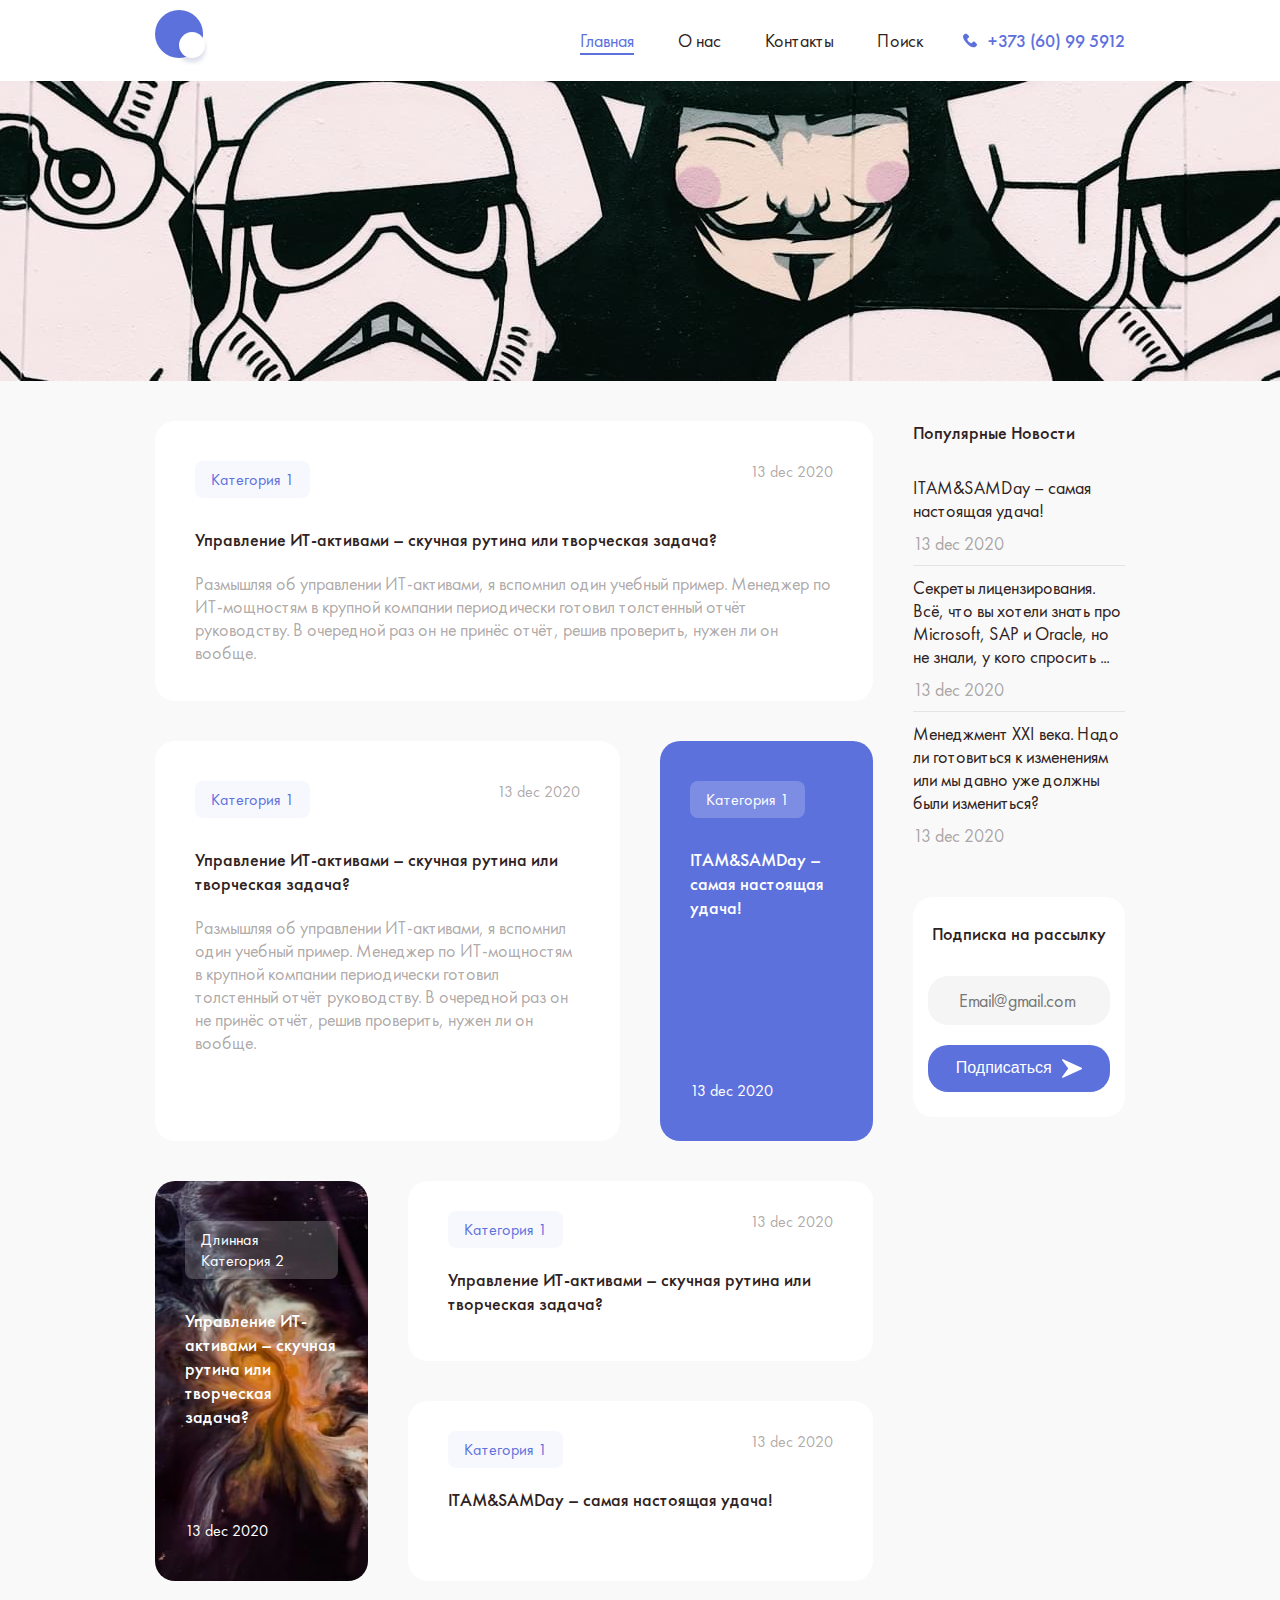
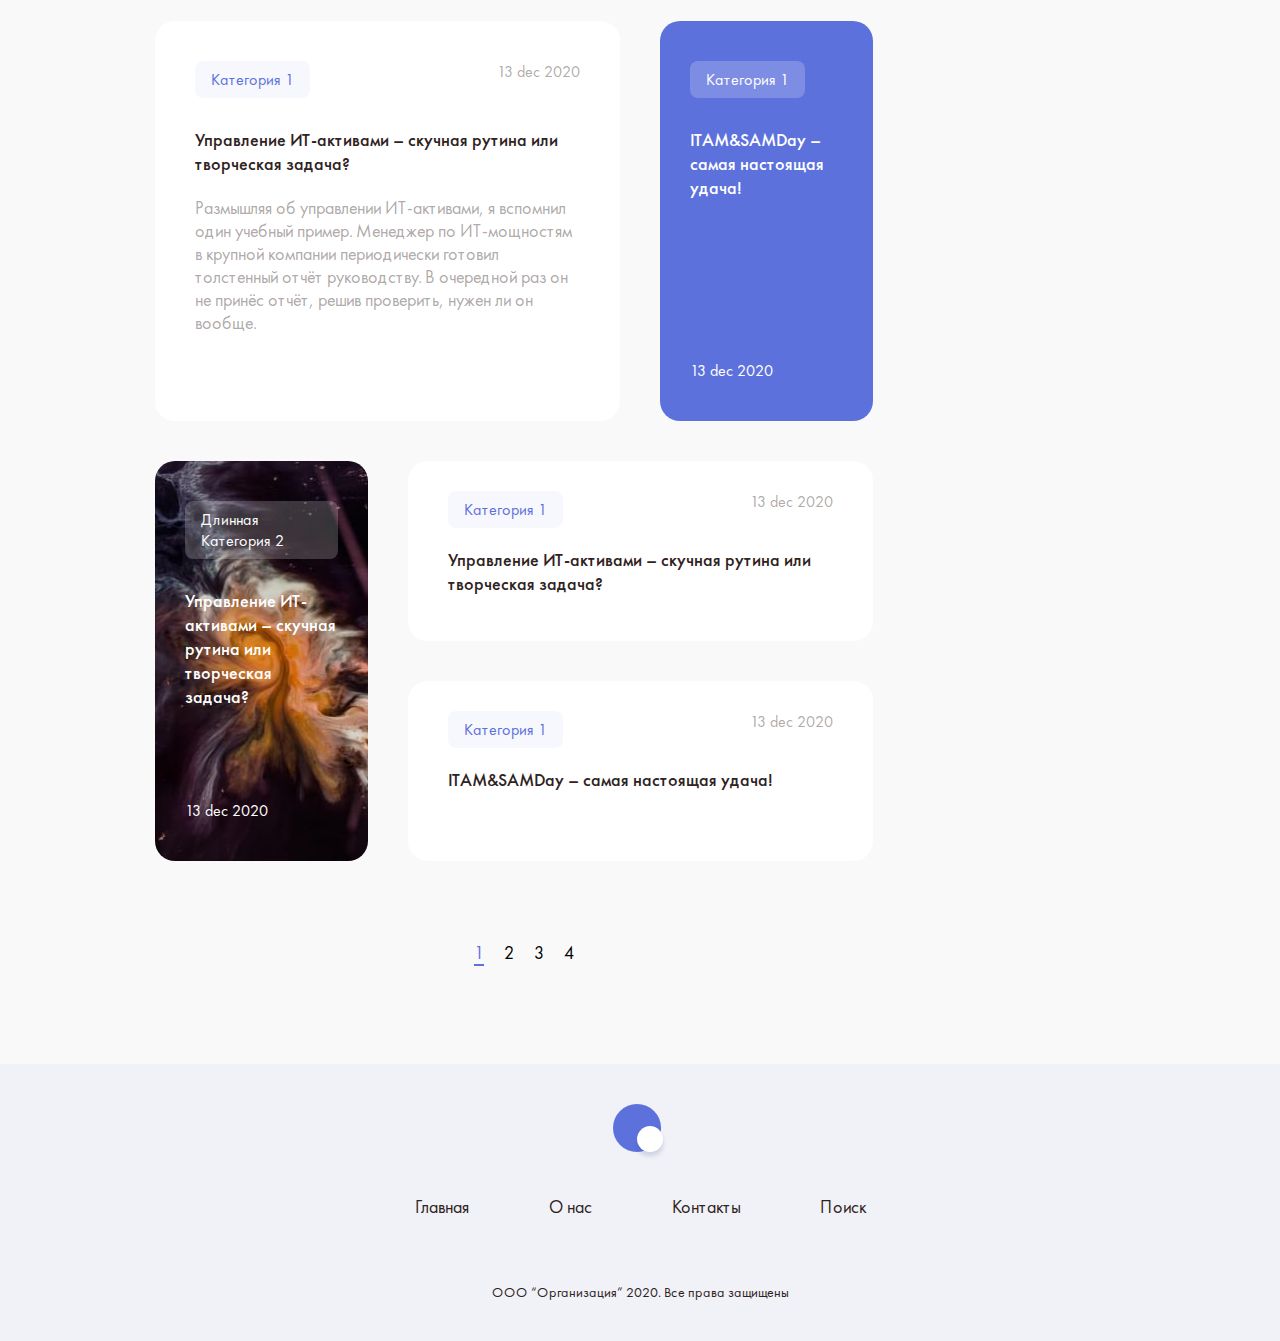
<file: index.html>
<!DOCTYPE html>
<html lang="en">

<head>
    <meta charset="UTF-8">
    <meta name="viewport" content="width=device-width, initial-scale=1.0">
    <link rel="stylesheet" href="css/style.min.css">
    <title>Home Page</title>
</head>

<body>
    <header class="header" id="header">
    <div class="container">
        <div class="header_body">
            <div class="logo">
                <a href="#">
                    <img src="img/logo.svg" alt="Logo">
                </a>
            </div>

            <div class="burger_menu">
                <span></span>
                <span></span>
                <span></span>
            </div>

            <div class="nav__menu">
                <nav class="nav">
                    <ul class="nav__list">
                        <li class="nav__item">
                            <a class="nav__link nav__link--current">Главная</a>
                        </li>
                        <li class="nav__item">
                            <a href="#" class="nav__link">О нас</a>
                        </li>
                        <li class="nav__item">
                            <a href="#" class="nav__link">Контакты</a>
                        </li>
                        <li class="nav__item">
                            <a href="#" class="nav__link search-link">Поиск</a>
                        </li>
                    </ul>
                </nav>
                <a href="tel:+60995912" class="phone">+373 (60) 99 5912 </a>
            </div>
        </div>
        <div class="header-search">
            <button class="header-search__close">
                <svg width="10" height="10" viewBox="0 0 10 10" fill="none" xmlns="http://www.w3.org/2000/svg">
                    <g clip-path="url(#clip0)">
                    <path d="M0.141602 0.834488C-0.0458984 0.646988 -0.0458984 0.334925 0.141602 0.140869C0.335657 -0.0466309 0.641164 -0.0466309 0.83522 0.140869L4.99737 4.31001L9.16651 0.140869C9.35401 -0.0466309 9.66608 -0.0466309 9.85314 0.140869C10.0472 0.334925 10.0472 0.647425 9.85314 0.834488L5.69099 4.99708L9.85314 9.16622C10.0472 9.35372 10.0472 9.66578 9.85314 9.85984C9.66564 10.0473 9.35358 10.0473 9.16651 9.85984L4.99737 5.69069L0.83522 9.85984C0.641164 10.0473 0.335657 10.0473 0.141602 9.85984C-0.0458984 9.66578 -0.0458984 9.35328 0.141602 9.16622L4.30375 4.99708L0.141602 0.834488Z" fill="#2F2222"/>
                    </g>
                    <defs>
                    <clipPath id="clip0">
                    <rect width="10" height="10" fill="white"/>
                    </clipPath>
                    </defs>
                    </svg>
                    
            </button>
            <form action="#" class="header-search__form">
                <input type="search" class="header-search__input form-input" placeholder="Введите что-нибудь...">
                <button class="header-search__button form-btn " type="submit ">Найти
                    <svg width="20" height="20" viewBox="0 0 20 20" fill="none" xmlns="http://www.w3.org/2000/svg">
                        <path d="M19.8779 18.6996L14.0681 12.8897C15.17 11.5293 15.8334 9.79975 15.8334 7.9167C15.8334 3.55145 12.2819 0 7.91666 0C3.55141 0 0 3.55145 0 7.9167C0 12.2819 3.55145 15.8334 7.9167 15.8334C9.79975 15.8334 11.5293 15.17 12.8897 14.0681L18.6996 19.878C18.8623 20.0407 19.1261 20.0407 19.2889 19.878L19.878 19.2888C20.0407 19.1261 20.0407 18.8623 19.8779 18.6996ZM7.9167 14.1667C4.47024 14.1667 1.66668 11.3631 1.66668 7.9167C1.66668 4.47024 4.47024 1.66668 7.9167 1.66668C11.3631 1.66668 14.1667 4.47024 14.1667 7.9167C14.1667 11.3631 11.3631 14.1667 7.9167 14.1667Z" fill="white"/>
                    </svg>
                </button>
            </form>
        </div>
    </div>
</header>


    <main class="main">
        <section class="banner">
            <h1 class="visually-hidden">Главная Страница</h1>
        </section>

        <section class="content">
            <h2 class="visually-hidden">Наши Статьи</h2>
            <div class="container content__container">
                <div class="articles">
                    <article class="blog-article blog-article--main">
                        <a href="#" class="blog-article__category">Категория 1</a>
                        <h3 class="blog-article__title blog-title">
                            <a href="#" class="blog-article__link">
                                Управление ИТ-активами – скучная рутина или творческая задача?
                            </a>
                        </h3>
                        <p class="blog-article__description">Размышляя об управлении ИТ-активами, я вспомнил один учебный пример. Менеджер по ИТ-мощностям в крупной компании периодически готовил толстенный отчёт руководству. В очередной раз он не принёс отчёт, решив проверить, нужен ли он
                            вообще. </p>
                        <time class="blog-article__date">13 dec 2020</time>
                    </article>

                    <ul class="article-grid">
                        <li class="article-grid__item">
                            <article class="blog-article">
                                <a href="#" class="blog-article__category">Категория 1</a>
                                <h3 class="blog-article__title blog-title">
                                    <a href="#" class="blog-article__link">
                                        Управление ИТ-активами – скучная рутина или творческая задача?
                                    </a>
                                </h3>
                                <p class="blog-article__description">Размышляя об управлении ИТ-активами, я вспомнил один учебный пример. Менеджер по ИТ-мощностям в крупной компании периодически готовил толстенный отчёт руководству. В очередной раз он не принёс отчёт, решив проверить, нужен
                                    ли он вообще. </p>
                                <time class="blog-article__date">13 dec 2020</time>
                            </article>
                        </li>

                        <li class="article-grid__item">
                            <article class="blog-article">
                                <a href="#" class="blog-article__category">Категория 1</a>
                                <h3 class="blog-article__title blog-title">
                                    <a href="#" class="blog-article__link">
                                        ITAM&SAMDay – самая настоящая удача!
                                    </a>
                                </h3>
                                <time class="blog-article__date">13 dec 2020</time>
                            </article>
                        </li>

                        <li class="article-grid__item">
                            <article class="blog-article" style="background: url(img/post-bg.jpg) 50% 50% / cover no-repeat;">
                                <a href="#" class="blog-article__category">Длинная Категория 2</a>
                                <h3 class="blog-article__title blog-title">
                                    <a href="#" class="blog-article__link">
                                        Управление ИТ-активами – скучная рутина или творческая задача?
                                    </a>
                                </h3>
                                <time class="blog-article__date">13 dec 2020</time>
                            </article>
                        </li>

                        <li class="article-grid__item">
                            <article class="blog-article">
                                <a href="#" class="blog-article__category">Категория 1</a>
                                <h3 class="blog-article__title blog-title">
                                    <a href="#" class="blog-article__link">
                                        Управление ИТ-активами – скучная рутина или творческая задача?
                                    </a>
                                </h3>
                                <time class="blog-article__date">13 dec 2020</time>
                            </article>
                        </li>

                        <li class="article-grid__item">
                            <article class="blog-article">
                                <a href="#" class="blog-article__category">Категория 1</a>
                                <h3 class="blog-article__title blog-title">
                                    <a href="#" class="blog-article__link">
                                        ITAM&SAMDay – самая настоящая удача!
                                    </a>
                                </h3>
                                <time class="blog-article__date">13 dec 2020</time>
                            </article>
                        </li>

                        <li class="article-grid__item">
                            <article class="blog-article">
                                <a href="#" class="blog-article__category">Категория 1</a>
                                <h3 class="blog-article__title blog-title">
                                    <a href="#" class="blog-article__link">
                                        Управление ИТ-активами – скучная рутина или творческая задача?
                                    </a>
                                </h3>
                                <p class="blog-article__description">Размышляя об управлении ИТ-активами, я вспомнил один учебный пример. Менеджер по ИТ-мощностям в крупной компании периодически готовил толстенный отчёт руководству. В очередной раз он не принёс отчёт, решив проверить, нужен
                                    ли он вообще. </p>
                                <time class="blog-article__date">13 dec 2020</time>
                            </article>
                        </li>

                        <li class="article-grid__item">
                            <article class="blog-article">
                                <a href="#" class="blog-article__category">Категория 1</a>
                                <h3 class="blog-article__title blog-title">
                                    <a href="#" class="blog-article__link">
                                        ITAM&SAMDay – самая настоящая удача!
                                    </a>
                                </h3>
                                <time class="blog-article__date">13 dec 2020</time>
                            </article>
                        </li>

                        <li class="article-grid__item">
                            <article class="blog-article" style="background: url(img/post-bg.jpg) 50% 50% / cover no-repeat;">
                                <a href="#" class="blog-article__category">Длинная Категория 2</a>
                                <h3 class="blog-article__title blog-title">
                                    <a href="#" class="blog-article__link">
                                        Управление ИТ-активами – скучная рутина или творческая задача?
                                    </a>
                                </h3>
                                <time class="blog-article__date">13 dec 2020</time>
                            </article>
                        </li>

                        <li class="article-grid__item">
                            <article class="blog-article">
                                <a href="#" class="blog-article__category">Категория 1</a>
                                <h3 class="blog-article__title blog-title">
                                    <a href="#" class="blog-article__link">
                                        Управление ИТ-активами – скучная рутина или творческая задача?
                                    </a>
                                </h3>
                                <time class="blog-article__date">13 dec 2020</time>
                            </article>
                        </li>

                        <li class="article-grid__item">
                            <article class="blog-article">
                                <a href="#" class="blog-article__category">Категория 1</a>
                                <h3 class="blog-article__title blog-title">
                                    <a href="#" class="blog-article__link">
                                        ITAM&SAMDay – самая настоящая удача!
                                    </a>
                                </h3>
                                <time class="blog-article__date">13 dec 2020</time>
                            </article>
                        </li>
                    </ul>

                    <ul class="pagination">
                        <li class="pagination__item"><a class="pagination__link pagination__link--current">1</a></li>
                        <li class="pagination__item"><a href="#" class="pagination__link">2</a></li>
                        <li class="pagination__item"><a href="#" class="pagination__link">3</a></li>
                        <li class="pagination__item"><a href="#" class="pagination__link">4</a></li>
                    </ul>
                </div>

                <aside class="sidebar">
                    <div class="popular-articles">
                        <h3 class="popular-articles__title blog-title">Популярные Новости</h3>
                        <ul class="popular-articles__list">
                            <li class="popular-articles__item">
                                <article class="blog-article popular-article_post">
                                    <a href="#">
                                        <h3 class="blog-article__title">ITAM&SAMDay – самая настоящая удача!</h3>
                                    </a>

                                    <time class="blog-article__date">13 dec 2020</time>
                                </article>
                            </li>
                            <li class="popular-articles__item">
                                <article class="blog-article popular-article_post">
                                    <a href="#">
                                        <h3 class="blog-article__title">Секреты лицензирования. Всё, что вы хотели знать про Microsoft, SAP и Oracle, но не знали, у кого спросить ...</h3>
                                    </a>

                                    <time class="blog-article__date">13 dec 2020</time>
                                </article>
                            </li>
                            <li class="popular-articles__item">
                                <article class="blog-article popular-article_post">
                                    <a href="#">
                                        <h3 class="blog-article__title">Менеджмент XXI века. Надо ли готовиться к изменениям или мы давно уже должны были измениться?</h3>
                                    </a>

                                    <time class="blog-article__date">13 dec 2020</time>
                                </article>
                            </li>
                        </ul>
                    </div>

                    <div class="subscribe">
                        <h3 class="subscribe__title blog-title">Подписка на рассылку</h3>
                        <form action="#" class="subscribe__form sub-form">
                            <input type="email" class="sub-form__input form-input" placeholder="Email@gmail.com">
                            <button class="sub-form__button form-btn" type="submit">Подписаться
                                <svg width="20" height="21" viewBox="0 0 20 21" fill="none" xmlns="http://www.w3.org/2000/svg">
                                    <g clip-path="url(#clip0)">
                                    <path d="M19.5857 9.85046L1.01474 1.27924C0.719033 1.14496 0.366184 1.22496 0.160475 1.47924C-0.046663 1.73352 -0.0538057 2.09494 0.143332 2.35636L6.25033 10.499L0.143332 18.6417C-0.0538057 18.9031 -0.046663 19.2659 0.159046 19.5188C0.297614 19.6917 0.504752 19.7845 0.714747 19.7845C0.816173 19.7845 0.917599 19.7631 1.01331 19.7188L19.5843 11.1476C19.8386 11.0304 20 10.7776 20 10.499C20 10.2205 19.8386 9.9676 19.5857 9.85046Z" fill="white"/>
                                    </g>
                                    <defs>
                                    <clipPath id="clip0">
                                    <rect width="20" height="20" fill="white" transform="translate(0 0.5)"/>
                                    </clipPath>
                                    </defs>
                                    </svg>
                                    
                            </button>
                        </form>
                    </div>
                </aside>
            </div>
        </section>
    </main>

    <footer class="footer" id="footer">
    <div class="container footer__container">
        <div class="logo footer__logo">
            <a href="#">
                <img src="img/logo.svg" alt="">
            </a>
        </div>

        <nav class="nav footer-nav">
            <ul class="nav__list">
                <li class="nav__item">
                    <a class="nav__link nav__link--current">Главная</a>
                </li>
                <li class="nav__item">
                    <a href="#" class="nav__link">О нас</a>
                </li>
                <li class="nav__item">
                    <a href="#" class="nav__link">Контакты</a>
                </li>
                <li class="nav__item">
                    <a href="#" class="nav__link">Поиск</a>
                </li>
            </ul>
        </nav>

        <small class="footer__copy">ООО “Организация” 2020. Все права защищены</small>
    </div>
</footer>


<script src="js/script.min.js"></script>

</body>

</html>
</file>
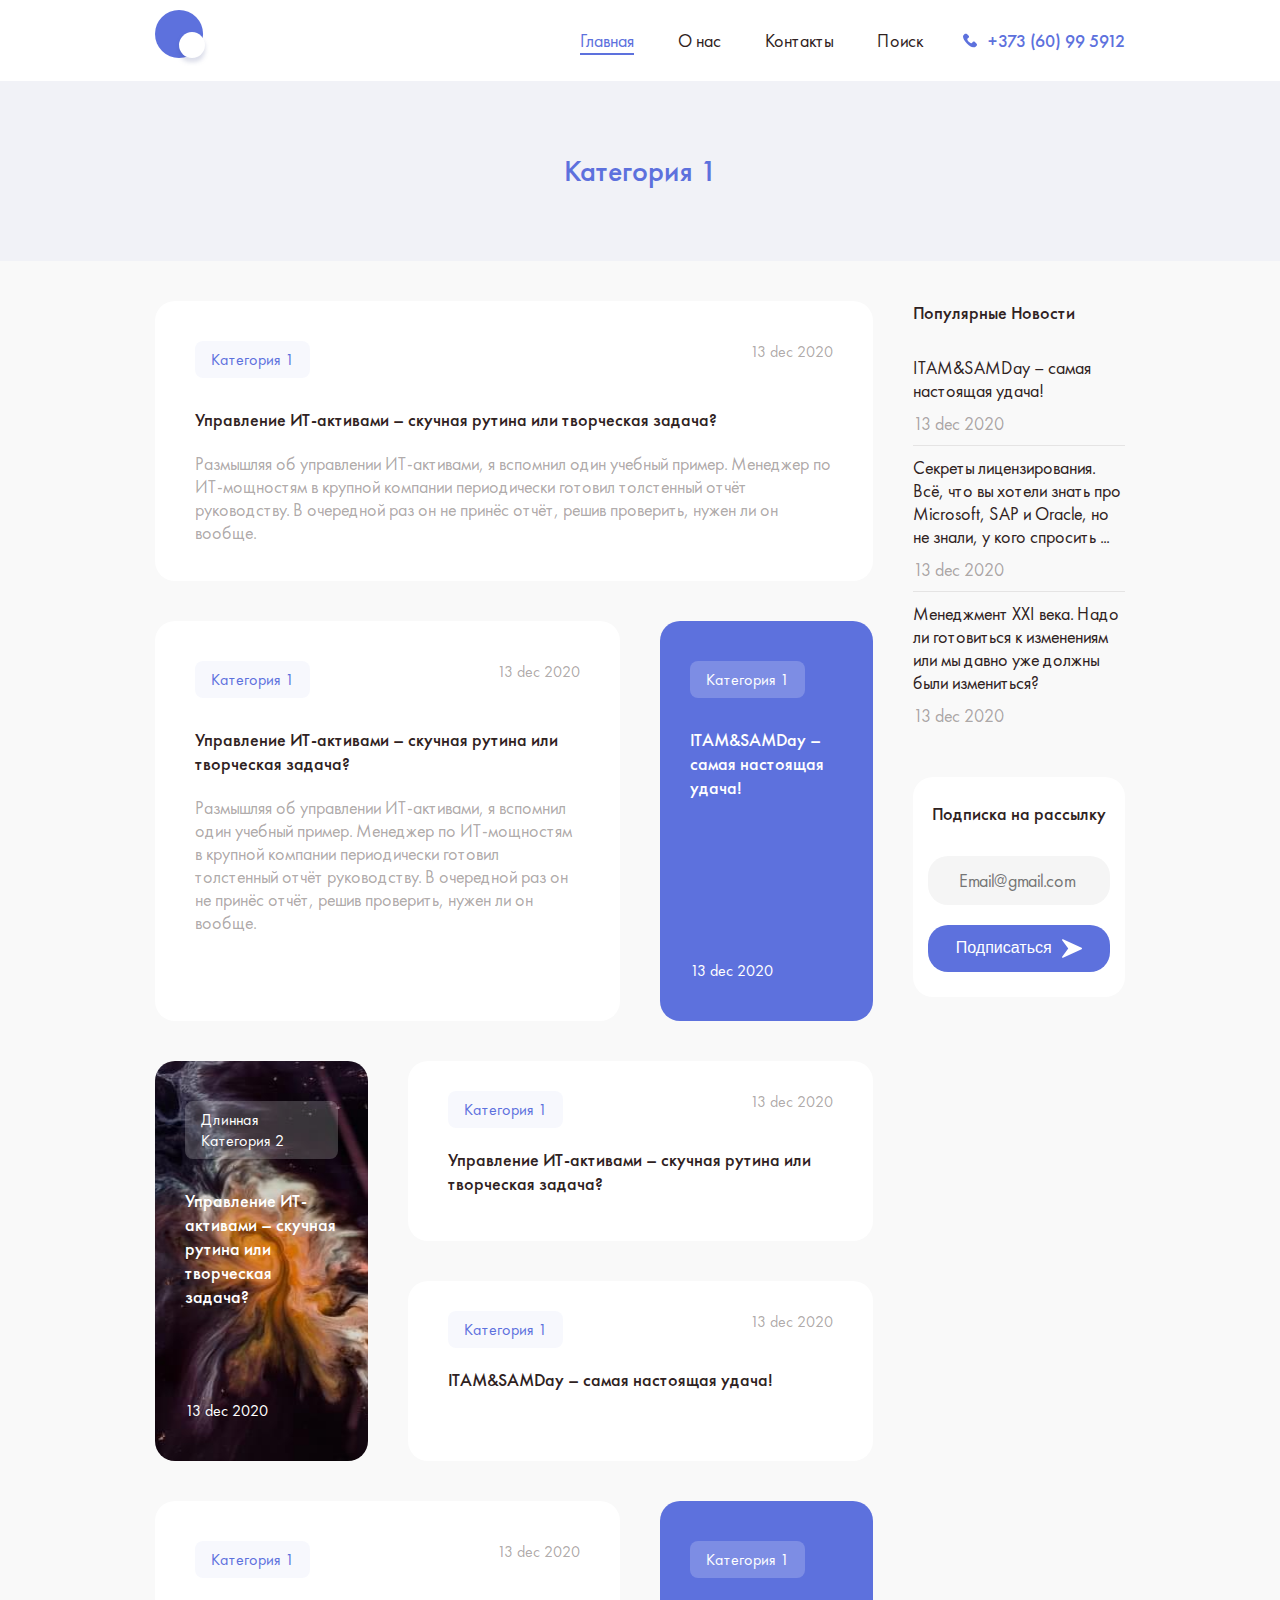
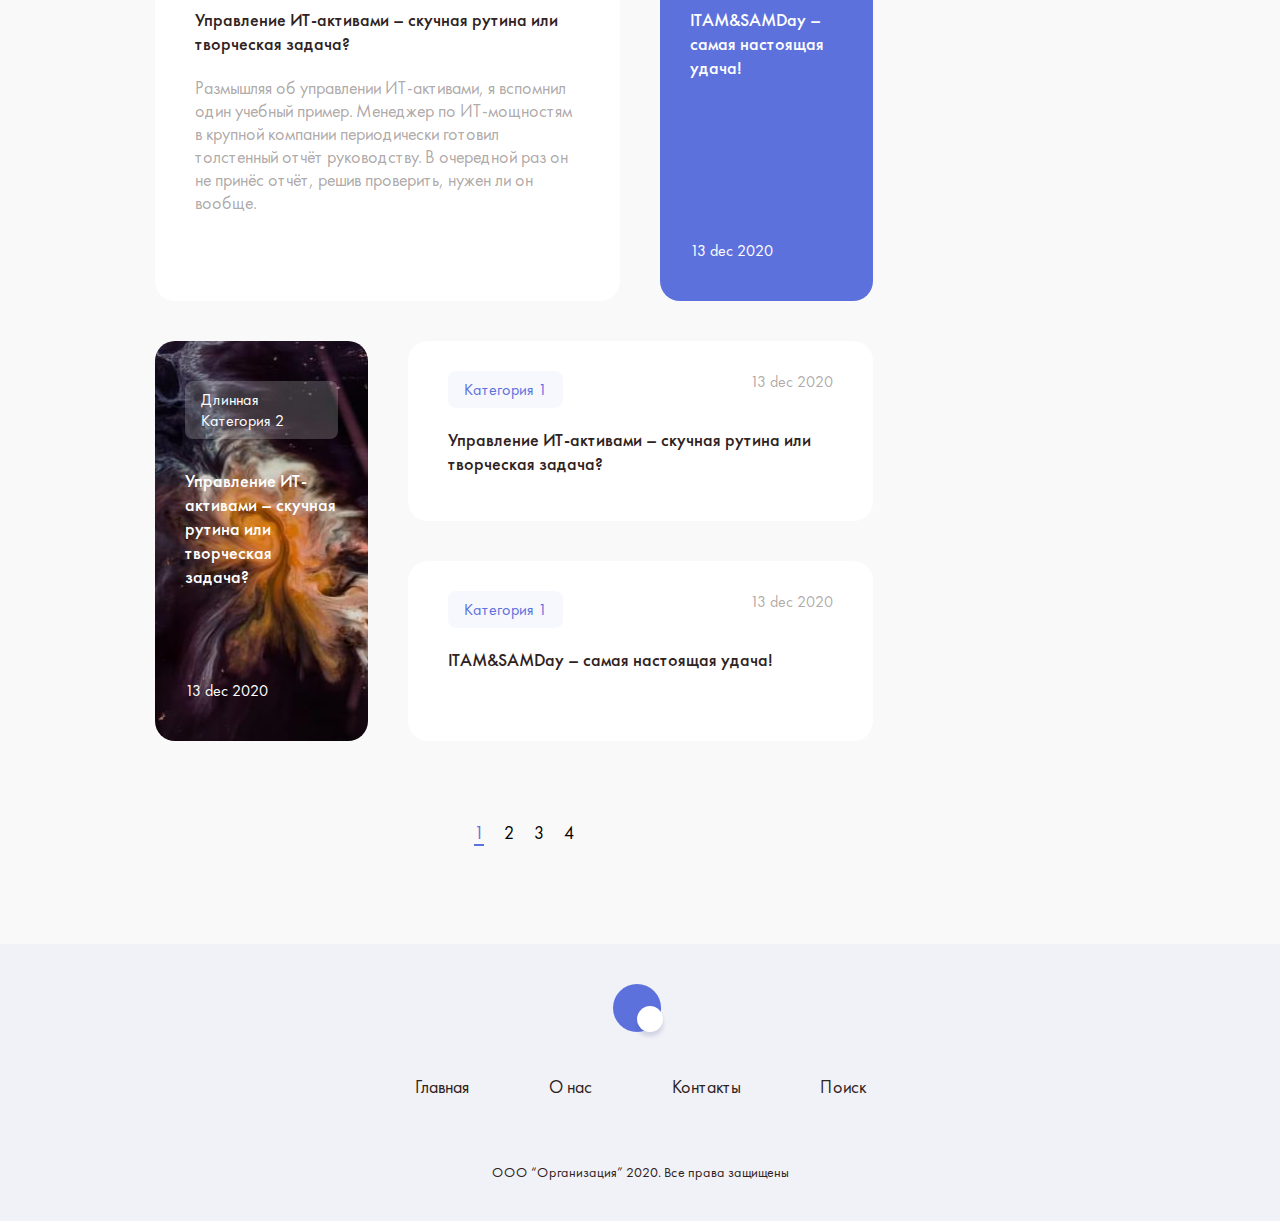
<file: category.html>
<!DOCTYPE html>
<html lang="en">

<head>
    <meta charset="UTF-8">
    <meta name="viewport" content="width=device-width, initial-scale=1.0">
    <link rel="stylesheet" href="css/style.min.css">
    <title>Category Page</title>
</head>

<body>
    <header class="header" id="header">
    <div class="container">
        <div class="header_body">
            <div class="logo">
                <a href="#">
                    <img src="img/logo.svg" alt="Logo">
                </a>
            </div>

            <div class="burger_menu">
                <span></span>
                <span></span>
                <span></span>
            </div>

            <div class="nav__menu">
                <nav class="nav">
                    <ul class="nav__list">
                        <li class="nav__item">
                            <a class="nav__link nav__link--current">Главная</a>
                        </li>
                        <li class="nav__item">
                            <a href="#" class="nav__link">О нас</a>
                        </li>
                        <li class="nav__item">
                            <a href="#" class="nav__link">Контакты</a>
                        </li>
                        <li class="nav__item">
                            <a href="#" class="nav__link search-link">Поиск</a>
                        </li>
                    </ul>
                </nav>
                <a href="tel:+60995912" class="phone">+373 (60) 99 5912 </a>
            </div>
        </div>
        <div class="header-search">
            <button class="header-search__close">
                <svg width="10" height="10" viewBox="0 0 10 10" fill="none" xmlns="http://www.w3.org/2000/svg">
                    <g clip-path="url(#clip0)">
                    <path d="M0.141602 0.834488C-0.0458984 0.646988 -0.0458984 0.334925 0.141602 0.140869C0.335657 -0.0466309 0.641164 -0.0466309 0.83522 0.140869L4.99737 4.31001L9.16651 0.140869C9.35401 -0.0466309 9.66608 -0.0466309 9.85314 0.140869C10.0472 0.334925 10.0472 0.647425 9.85314 0.834488L5.69099 4.99708L9.85314 9.16622C10.0472 9.35372 10.0472 9.66578 9.85314 9.85984C9.66564 10.0473 9.35358 10.0473 9.16651 9.85984L4.99737 5.69069L0.83522 9.85984C0.641164 10.0473 0.335657 10.0473 0.141602 9.85984C-0.0458984 9.66578 -0.0458984 9.35328 0.141602 9.16622L4.30375 4.99708L0.141602 0.834488Z" fill="#2F2222"/>
                    </g>
                    <defs>
                    <clipPath id="clip0">
                    <rect width="10" height="10" fill="white"/>
                    </clipPath>
                    </defs>
                    </svg>
                    
            </button>
            <form action="#" class="header-search__form">
                <input type="search" class="header-search__input form-input" placeholder="Введите что-нибудь...">
                <button class="header-search__button form-btn " type="submit ">Найти
                    <svg width="20" height="20" viewBox="0 0 20 20" fill="none" xmlns="http://www.w3.org/2000/svg">
                        <path d="M19.8779 18.6996L14.0681 12.8897C15.17 11.5293 15.8334 9.79975 15.8334 7.9167C15.8334 3.55145 12.2819 0 7.91666 0C3.55141 0 0 3.55145 0 7.9167C0 12.2819 3.55145 15.8334 7.9167 15.8334C9.79975 15.8334 11.5293 15.17 12.8897 14.0681L18.6996 19.878C18.8623 20.0407 19.1261 20.0407 19.2889 19.878L19.878 19.2888C20.0407 19.1261 20.0407 18.8623 19.8779 18.6996ZM7.9167 14.1667C4.47024 14.1667 1.66668 11.3631 1.66668 7.9167C1.66668 4.47024 4.47024 1.66668 7.9167 1.66668C11.3631 1.66668 14.1667 4.47024 14.1667 7.9167C14.1667 11.3631 11.3631 14.1667 7.9167 14.1667Z" fill="white"/>
                    </svg>
                </button>
            </form>
        </div>
    </div>
</header>


    <main class="main">
        <section class="category-banner">
            <h1 class="category-banner__title">Категория 1</h1>
        </section>

        <section class="content">
            <h2 class="visually-hidden">Наши Статьи</h2>
            <div class="container content__container">
                <div class="articles">
                    <article class="blog-article blog-article--main">
                        <a href="#" class="blog-article__category">Категория 1</a>
                        <h3 class="blog-article__title blog-title">
                            <a href="#" class="blog-article__link">
                                Управление ИТ-активами – скучная рутина или творческая задача?
                            </a>
                        </h3>
                        <p class="blog-article__description">Размышляя об управлении ИТ-активами, я вспомнил один учебный пример. Менеджер по ИТ-мощностям в крупной компании периодически готовил толстенный отчёт руководству. В очередной раз он не принёс отчёт, решив проверить, нужен ли он
                            вообще. </p>
                        <time class="blog-article__date">13 dec 2020</time>
                    </article>

                    <ul class="article-grid">
                        <li class="article-grid__item">
                            <article class="blog-article">
                                <a href="#" class="blog-article__category">Категория 1</a>
                                <h3 class="blog-article__title blog-title">
                                    <a href="#" class="blog-article__link">
                                        Управление ИТ-активами – скучная рутина или творческая задача?
                                    </a>
                                </h3>
                                <p class="blog-article__description">Размышляя об управлении ИТ-активами, я вспомнил один учебный пример. Менеджер по ИТ-мощностям в крупной компании периодически готовил толстенный отчёт руководству. В очередной раз он не принёс отчёт, решив проверить, нужен
                                    ли он вообще. </p>
                                <time class="blog-article__date">13 dec 2020</time>
                            </article>
                        </li>

                        <li class="article-grid__item">
                            <article class="blog-article">
                                <a href="#" class="blog-article__category">Категория 1</a>
                                <h3 class="blog-article__title blog-title">
                                    <a href="#" class="blog-article__link">
                                        ITAM&SAMDay – самая настоящая удача!
                                    </a>
                                </h3>
                                <time class="blog-article__date">13 dec 2020</time>
                            </article>
                        </li>

                        <li class="article-grid__item">
                            <article class="blog-article" style="background: url(img/post-bg.jpg) 50% 50% / cover no-repeat;">
                                <a href="#" class="blog-article__category">Длинная Категория 2</a>
                                <h3 class="blog-article__title blog-title">
                                    <a href="#" class="blog-article__link">
                                        Управление ИТ-активами – скучная рутина или творческая задача?
                                    </a>
                                </h3>
                                <time class="blog-article__date">13 dec 2020</time>
                            </article>
                        </li>

                        <li class="article-grid__item">
                            <article class="blog-article">
                                <a href="#" class="blog-article__category">Категория 1</a>
                                <h3 class="blog-article__title blog-title">
                                    <a href="#" class="blog-article__link">
                                        Управление ИТ-активами – скучная рутина или творческая задача?
                                    </a>
                                </h3>
                                <time class="blog-article__date">13 dec 2020</time>
                            </article>
                        </li>

                        <li class="article-grid__item">
                            <article class="blog-article">
                                <a href="#" class="blog-article__category">Категория 1</a>
                                <h3 class="blog-article__title blog-title">
                                    <a href="#" class="blog-article__link">
                                        ITAM&SAMDay – самая настоящая удача!
                                    </a>
                                </h3>
                                <time class="blog-article__date">13 dec 2020</time>
                            </article>
                        </li>

                        <li class="article-grid__item">
                            <article class="blog-article">
                                <a href="#" class="blog-article__category">Категория 1</a>
                                <h3 class="blog-article__title blog-title">
                                    <a href="#" class="blog-article__link">
                                        Управление ИТ-активами – скучная рутина или творческая задача?
                                    </a>
                                </h3>
                                <p class="blog-article__description">Размышляя об управлении ИТ-активами, я вспомнил один учебный пример. Менеджер по ИТ-мощностям в крупной компании периодически готовил толстенный отчёт руководству. В очередной раз он не принёс отчёт, решив проверить, нужен
                                    ли он вообще. </p>
                                <time class="blog-article__date">13 dec 2020</time>
                            </article>
                        </li>

                        <li class="article-grid__item">
                            <article class="blog-article">
                                <a href="#" class="blog-article__category">Категория 1</a>
                                <h3 class="blog-article__title blog-title">
                                    <a href="#" class="blog-article__link">
                                        ITAM&SAMDay – самая настоящая удача!
                                    </a>
                                </h3>
                                <time class="blog-article__date">13 dec 2020</time>
                            </article>
                        </li>

                        <li class="article-grid__item">
                            <article class="blog-article" style="background: url(img/post-bg.jpg) 50% 50% / cover no-repeat;">
                                <a href="#" class="blog-article__category">Длинная Категория 2</a>
                                <h3 class="blog-article__title blog-title">
                                    <a href="#" class="blog-article__link">
                                        Управление ИТ-активами – скучная рутина или творческая задача?
                                    </a>
                                </h3>
                                <time class="blog-article__date">13 dec 2020</time>
                            </article>
                        </li>

                        <li class="article-grid__item">
                            <article class="blog-article">
                                <a href="#" class="blog-article__category">Категория 1</a>
                                <h3 class="blog-article__title blog-title">
                                    <a href="#" class="blog-article__link">
                                        Управление ИТ-активами – скучная рутина или творческая задача?
                                    </a>
                                </h3>
                                <time class="blog-article__date">13 dec 2020</time>
                            </article>
                        </li>

                        <li class="article-grid__item">
                            <article class="blog-article">
                                <a href="#" class="blog-article__category">Категория 1</a>
                                <h3 class="blog-article__title blog-title">
                                    <a href="#" class="blog-article__link">
                                        ITAM&SAMDay – самая настоящая удача!
                                    </a>
                                </h3>
                                <time class="blog-article__date">13 dec 2020</time>
                            </article>
                        </li>
                    </ul>

                    <ul class="pagination">
                        <li class="pagination__item"><a class="pagination__link pagination__link--current">1</a></li>
                        <li class="pagination__item"><a href="#" class="pagination__link">2</a></li>
                        <li class="pagination__item"><a href="#" class="pagination__link">3</a></li>
                        <li class="pagination__item"><a href="#" class="pagination__link">4</a></li>
                    </ul>
                </div>

                <aside class="sidebar">
                    <div class="popular-articles">
                        <h3 class="popular-articles__title blog-title">Популярные Новости</h3>
                        <ul class="popular-articles__list">
                            <li class="popular-articles__item">
                                <article class="blog-article popular-article_post">
                                    <a href="#">
                                        <h3 class="blog-article__title">ITAM&SAMDay – самая настоящая удача!</h3>
                                    </a>

                                    <time class="blog-article__date">13 dec 2020</time>
                                </article>
                            </li>
                            <li class="popular-articles__item">
                                <article class="blog-article popular-article_post">
                                    <a href="#">
                                        <h3 class="blog-article__title">Секреты лицензирования. Всё, что вы хотели знать про Microsoft, SAP и Oracle, но не знали, у кого спросить ...</h3>
                                    </a>

                                    <time class="blog-article__date">13 dec 2020</time>
                                </article>
                            </li>
                            <li class="popular-articles__item">
                                <article class="blog-article popular-article_post">
                                    <a href="#">
                                        <h3 class="blog-article__title">Менеджмент XXI века. Надо ли готовиться к изменениям или мы давно уже должны были измениться?</h3>
                                    </a>

                                    <time class="blog-article__date">13 dec 2020</time>
                                </article>
                            </li>
                        </ul>
                    </div>

                    <div class="subscribe">
                        <h3 class="subscribe__title blog-title">Подписка на рассылку</h3>
                        <form action="#" class="subscribe__form sub-form">
                            <input type="email" class="sub-form__input form-input" placeholder="Email@gmail.com">
                            <button class="sub-form__button form-btn" type="submit">Подписаться
                                <svg width="20" height="21" viewBox="0 0 20 21" fill="none" xmlns="http://www.w3.org/2000/svg">
                                    <g clip-path="url(#clip0)">
                                    <path d="M19.5857 9.85046L1.01474 1.27924C0.719033 1.14496 0.366184 1.22496 0.160475 1.47924C-0.046663 1.73352 -0.0538057 2.09494 0.143332 2.35636L6.25033 10.499L0.143332 18.6417C-0.0538057 18.9031 -0.046663 19.2659 0.159046 19.5188C0.297614 19.6917 0.504752 19.7845 0.714747 19.7845C0.816173 19.7845 0.917599 19.7631 1.01331 19.7188L19.5843 11.1476C19.8386 11.0304 20 10.7776 20 10.499C20 10.2205 19.8386 9.9676 19.5857 9.85046Z" fill="white"/>
                                    </g>
                                    <defs>
                                    <clipPath id="clip0">
                                    <rect width="20" height="20" fill="white" transform="translate(0 0.5)"/>
                                    </clipPath>
                                    </defs>
                                    </svg>
                                    
                            </button>
                        </form>
                    </div>
                </aside>
            </div>
        </section>
    </main>

    <footer class="footer" id="footer">
    <div class="container footer__container">
        <div class="logo footer__logo">
            <a href="#">
                <img src="img/logo.svg" alt="">
            </a>
        </div>

        <nav class="nav footer-nav">
            <ul class="nav__list">
                <li class="nav__item">
                    <a class="nav__link nav__link--current">Главная</a>
                </li>
                <li class="nav__item">
                    <a href="#" class="nav__link">О нас</a>
                </li>
                <li class="nav__item">
                    <a href="#" class="nav__link">Контакты</a>
                </li>
                <li class="nav__item">
                    <a href="#" class="nav__link">Поиск</a>
                </li>
            </ul>
        </nav>

        <small class="footer__copy">ООО “Организация” 2020. Все права защищены</small>
    </div>
</footer>


<script src="js/script.min.js"></script>
</body>

</html>
</file>
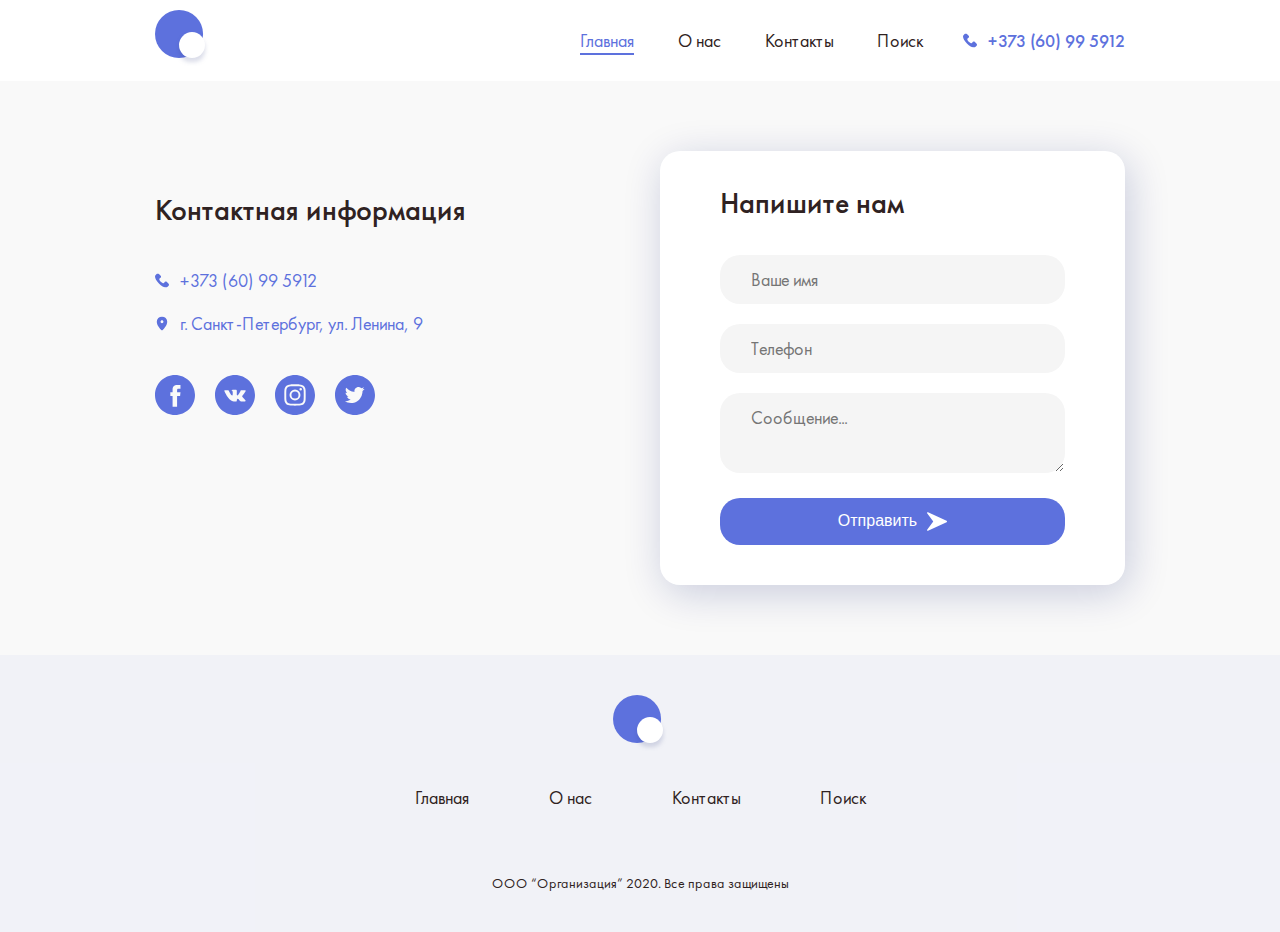
<file: contact.html>
<!DOCTYPE html>
<html lang="en">

<head>
    <meta charset="UTF-8">
    <meta name="viewport" content="width=device-width, initial-scale=1.0">
    <link rel="stylesheet" href="css/style.min.css">
    <title>Contact Page</title>
</head>

<body>
    <div class="footer_bottom">
        <header class="header" id="header">
    <div class="container">
        <div class="header_body">
            <div class="logo">
                <a href="#">
                    <img src="img/logo.svg" alt="Logo">
                </a>
            </div>

            <div class="burger_menu">
                <span></span>
                <span></span>
                <span></span>
            </div>

            <div class="nav__menu">
                <nav class="nav">
                    <ul class="nav__list">
                        <li class="nav__item">
                            <a class="nav__link nav__link--current">Главная</a>
                        </li>
                        <li class="nav__item">
                            <a href="#" class="nav__link">О нас</a>
                        </li>
                        <li class="nav__item">
                            <a href="#" class="nav__link">Контакты</a>
                        </li>
                        <li class="nav__item">
                            <a href="#" class="nav__link search-link">Поиск</a>
                        </li>
                    </ul>
                </nav>
                <a href="tel:+60995912" class="phone">+373 (60) 99 5912 </a>
            </div>
        </div>
        <div class="header-search">
            <button class="header-search__close">
                <svg width="10" height="10" viewBox="0 0 10 10" fill="none" xmlns="http://www.w3.org/2000/svg">
                    <g clip-path="url(#clip0)">
                    <path d="M0.141602 0.834488C-0.0458984 0.646988 -0.0458984 0.334925 0.141602 0.140869C0.335657 -0.0466309 0.641164 -0.0466309 0.83522 0.140869L4.99737 4.31001L9.16651 0.140869C9.35401 -0.0466309 9.66608 -0.0466309 9.85314 0.140869C10.0472 0.334925 10.0472 0.647425 9.85314 0.834488L5.69099 4.99708L9.85314 9.16622C10.0472 9.35372 10.0472 9.66578 9.85314 9.85984C9.66564 10.0473 9.35358 10.0473 9.16651 9.85984L4.99737 5.69069L0.83522 9.85984C0.641164 10.0473 0.335657 10.0473 0.141602 9.85984C-0.0458984 9.66578 -0.0458984 9.35328 0.141602 9.16622L4.30375 4.99708L0.141602 0.834488Z" fill="#2F2222"/>
                    </g>
                    <defs>
                    <clipPath id="clip0">
                    <rect width="10" height="10" fill="white"/>
                    </clipPath>
                    </defs>
                    </svg>
                    
            </button>
            <form action="#" class="header-search__form">
                <input type="search" class="header-search__input form-input" placeholder="Введите что-нибудь...">
                <button class="header-search__button form-btn " type="submit ">Найти
                    <svg width="20" height="20" viewBox="0 0 20 20" fill="none" xmlns="http://www.w3.org/2000/svg">
                        <path d="M19.8779 18.6996L14.0681 12.8897C15.17 11.5293 15.8334 9.79975 15.8334 7.9167C15.8334 3.55145 12.2819 0 7.91666 0C3.55141 0 0 3.55145 0 7.9167C0 12.2819 3.55145 15.8334 7.9167 15.8334C9.79975 15.8334 11.5293 15.17 12.8897 14.0681L18.6996 19.878C18.8623 20.0407 19.1261 20.0407 19.2889 19.878L19.878 19.2888C20.0407 19.1261 20.0407 18.8623 19.8779 18.6996ZM7.9167 14.1667C4.47024 14.1667 1.66668 11.3631 1.66668 7.9167C1.66668 4.47024 4.47024 1.66668 7.9167 1.66668C11.3631 1.66668 14.1667 4.47024 14.1667 7.9167C14.1667 11.3631 11.3631 14.1667 7.9167 14.1667Z" fill="white"/>
                    </svg>
                </button>
            </form>
        </div>
    </div>
</header>


        <main class="main">
            <section class="contacts">
                <div class="container contacts__container">
                    <div class="contacts__left">
                        <h1 class="visually-hidden">Контакты</h1>
                        <h2 class="contacts__title blog-title">Контактная информация</h2>
                        <a href="tel:+60995912" class="phone">+373 (60) 99 5912 </a>
                        <address class="address">г. Санкт-Петербург, ул. Ленина, 9</address>

                        <ul class="social">
                            <li class="social__item">
                                <a href="#" class="social__link social__link--fb" aria-label="Наш Фейсбук" style="background: url('img/fb.svg') 50% 50% / cover no-repeat;"></a>
                            </li>
                            <li class=" social__item ">
                                <a href="# " class="social__link social__link--vk " aria-label="Наш Вконтакте " style="background: url( 'img/vk.svg') 50% 50% / cover no-repeat;"></a>
                            </li>
                            <li class="social__item ">
                                <a href="# " class="social__link social__link--inst " aria-label="Наш Инстаграм" style="background: url('img/insta.svg') 50% 50% / cover no-repeat;"></a>
                            </li>
                            <li class="social__item ">
                                <a href="# " class="social__link social__link--tw " aria-label="Наш Твиттер" style="background: url('img/tw.svg') 50% 50% / cover no-repeat;"></a>
                            </li>
                        </ul>
                    </div>
                    <div class="contacts__right ">
                        <div class="contacts-form-wrapper ">
                            <h2 class="contacts__title blog-title ">Напишите нам</h2>
                            <form action="# " class="callback-form ">
                                <input type="text " class="callback-form__input form-input " placeholder="Ваше имя ">
                                <input type="tel " class="callback-form__input form-input " placeholder="Телефон ">
                                <textarea class="callback-form__textarea form-input " placeholder="Сообщение... "></textarea>
                                <button class="callback-form__button form-btn " type="submit ">Отправить
                                <svg width="20 " height="21 " viewBox="0 0 20 21 " fill="none " xmlns="http://www.w3.org/2000/svg ">
                                <g clip-path="url(#clip0) ">
                                <path d="M19.5857 9.85046L1.01474 1.27924C0.719033 1.14496 0.366184 1.22496 0.160475 1.47924C-0.046663 1.73352 -0.0538057 2.09494 0.143332 2.35636L6.25033 10.499L0.143332 18.6417C-0.0538057 18.9031 -0.046663 19.2659 0.159046
                                    19.5188C0.297614 19.6917 0.504752 19.7845 0.714747 19.7845C0.816173 19.7845 0.917599 19.7631 1.01331 19.7188L19.5843 11.1476C19.8386 11.0304 20 10.7776 20 10.499C20 10.2205 19.8386 9.9676 19.5857 9.85046Z " fill="white "/>
                                </g>
                                <defs>
                                <clipPath id="clip0 ">
                                <rect width="20 " height="20 " fill="white " transform="translate(0 0.5) "/>
                                </clipPath>
                                </defs>
                                </svg>
                            
                            </button>
                            </form>
                        </div>

                    </div>
                </div>
            </section>
        </main>

        <footer class="footer" id="footer">
    <div class="container footer__container">
        <div class="logo footer__logo">
            <a href="#">
                <img src="img/logo.svg" alt="">
            </a>
        </div>

        <nav class="nav footer-nav">
            <ul class="nav__list">
                <li class="nav__item">
                    <a class="nav__link nav__link--current">Главная</a>
                </li>
                <li class="nav__item">
                    <a href="#" class="nav__link">О нас</a>
                </li>
                <li class="nav__item">
                    <a href="#" class="nav__link">Контакты</a>
                </li>
                <li class="nav__item">
                    <a href="#" class="nav__link">Поиск</a>
                </li>
            </ul>
        </nav>

        <small class="footer__copy">ООО “Организация” 2020. Все права защищены</small>
    </div>
</footer>


<script src="js/script.min.js"></script>


    </div>
</body>

</html>
</file>
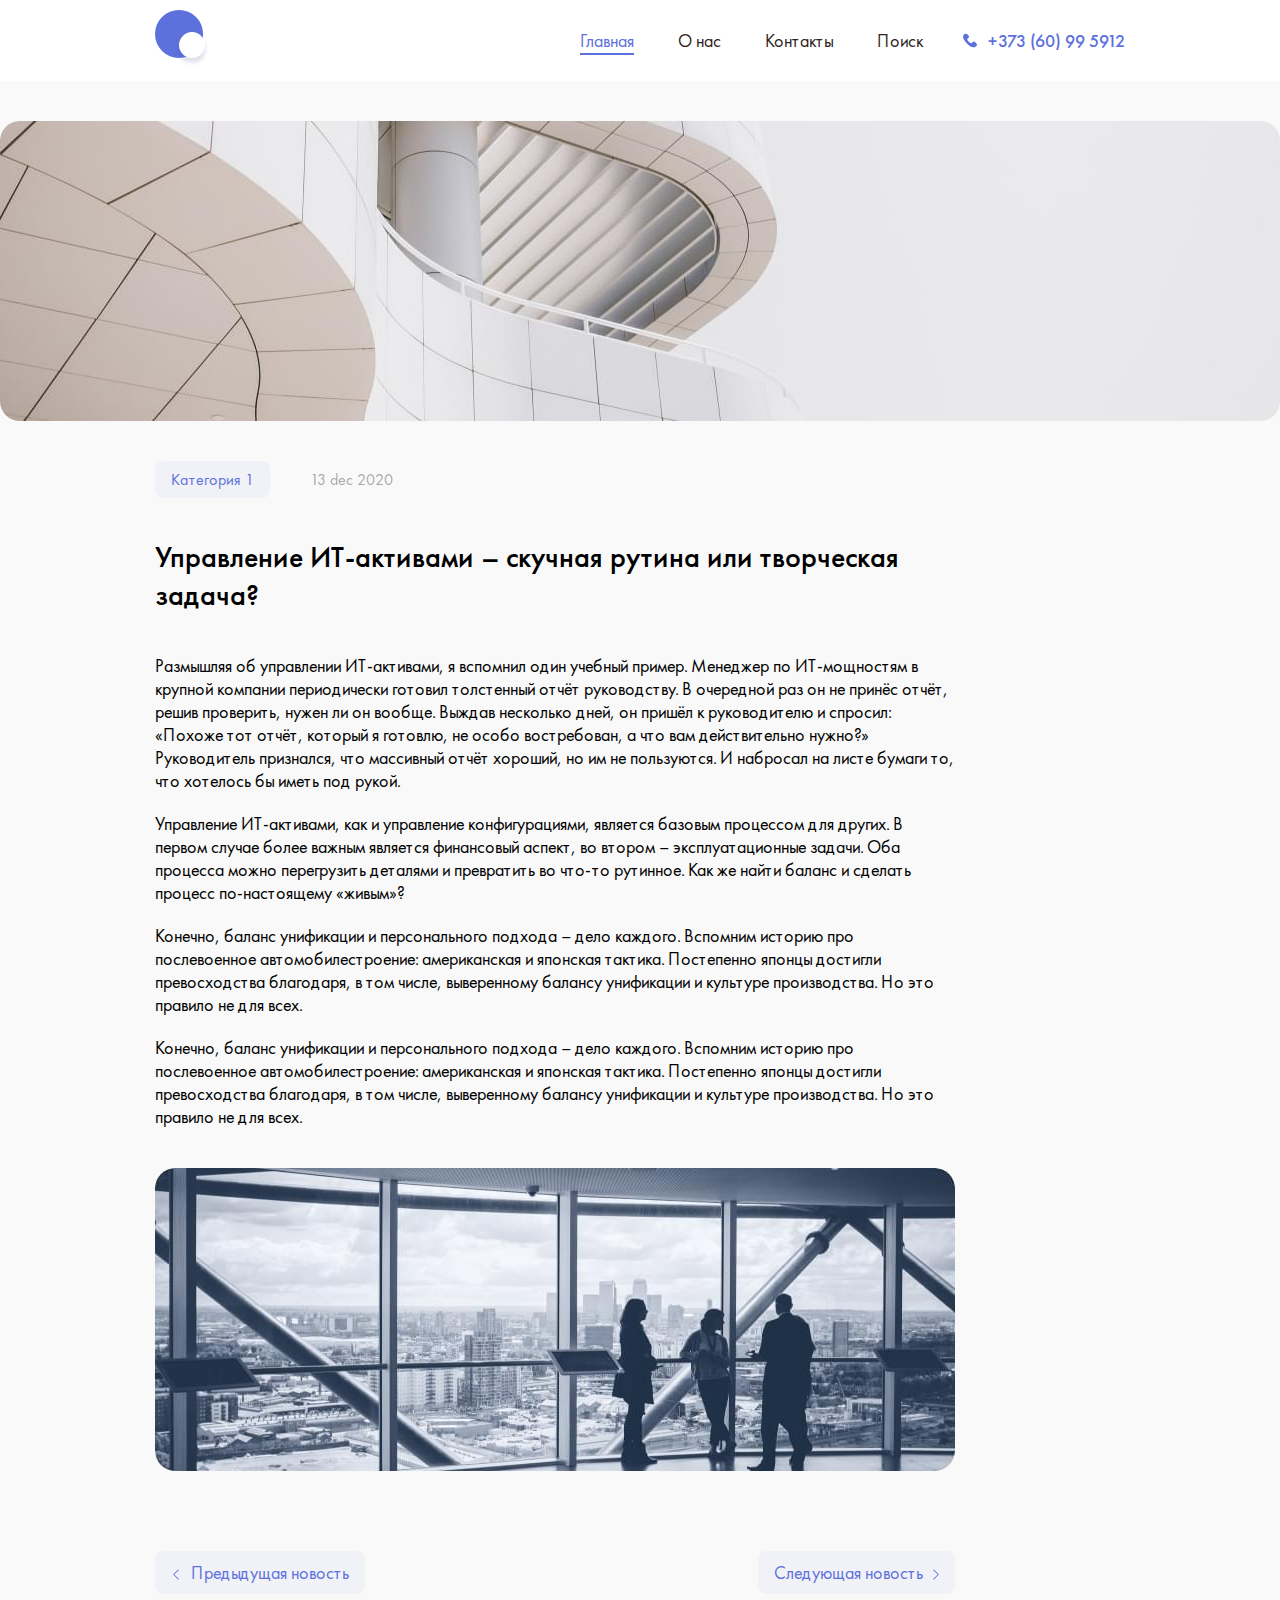
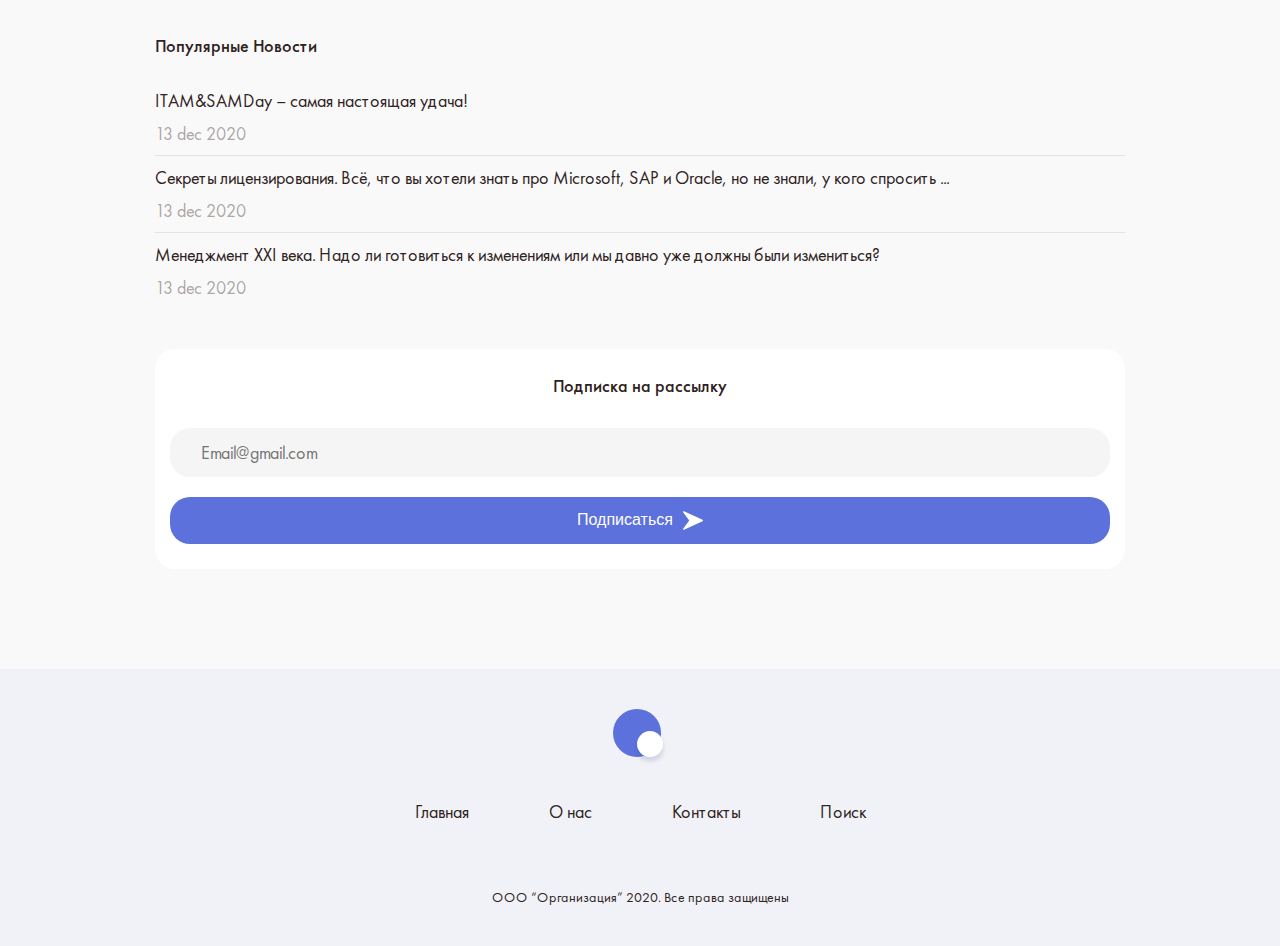
<file: post.html>
<!DOCTYPE html>
<html lang="en">

<head>
    <meta charset="UTF-8">
    <meta name="viewport" content="width=device-width, initial-scale=1.0">
    <link rel="stylesheet" href="css/style.min.css">
    <title>Post Page</title>
</head>

<body>
    <header class="header" id="header">
    <div class="container">
        <div class="header_body">
            <div class="logo">
                <a href="#">
                    <img src="img/logo.svg" alt="Logo">
                </a>
            </div>

            <div class="burger_menu">
                <span></span>
                <span></span>
                <span></span>
            </div>

            <div class="nav__menu">
                <nav class="nav">
                    <ul class="nav__list">
                        <li class="nav__item">
                            <a class="nav__link nav__link--current">Главная</a>
                        </li>
                        <li class="nav__item">
                            <a href="#" class="nav__link">О нас</a>
                        </li>
                        <li class="nav__item">
                            <a href="#" class="nav__link">Контакты</a>
                        </li>
                        <li class="nav__item">
                            <a href="#" class="nav__link search-link">Поиск</a>
                        </li>
                    </ul>
                </nav>
                <a href="tel:+60995912" class="phone">+373 (60) 99 5912 </a>
            </div>
        </div>
        <div class="header-search">
            <button class="header-search__close">
                <svg width="10" height="10" viewBox="0 0 10 10" fill="none" xmlns="http://www.w3.org/2000/svg">
                    <g clip-path="url(#clip0)">
                    <path d="M0.141602 0.834488C-0.0458984 0.646988 -0.0458984 0.334925 0.141602 0.140869C0.335657 -0.0466309 0.641164 -0.0466309 0.83522 0.140869L4.99737 4.31001L9.16651 0.140869C9.35401 -0.0466309 9.66608 -0.0466309 9.85314 0.140869C10.0472 0.334925 10.0472 0.647425 9.85314 0.834488L5.69099 4.99708L9.85314 9.16622C10.0472 9.35372 10.0472 9.66578 9.85314 9.85984C9.66564 10.0473 9.35358 10.0473 9.16651 9.85984L4.99737 5.69069L0.83522 9.85984C0.641164 10.0473 0.335657 10.0473 0.141602 9.85984C-0.0458984 9.66578 -0.0458984 9.35328 0.141602 9.16622L4.30375 4.99708L0.141602 0.834488Z" fill="#2F2222"/>
                    </g>
                    <defs>
                    <clipPath id="clip0">
                    <rect width="10" height="10" fill="white"/>
                    </clipPath>
                    </defs>
                    </svg>
                    
            </button>
            <form action="#" class="header-search__form">
                <input type="search" class="header-search__input form-input" placeholder="Введите что-нибудь...">
                <button class="header-search__button form-btn " type="submit ">Найти
                    <svg width="20" height="20" viewBox="0 0 20 20" fill="none" xmlns="http://www.w3.org/2000/svg">
                        <path d="M19.8779 18.6996L14.0681 12.8897C15.17 11.5293 15.8334 9.79975 15.8334 7.9167C15.8334 3.55145 12.2819 0 7.91666 0C3.55141 0 0 3.55145 0 7.9167C0 12.2819 3.55145 15.8334 7.9167 15.8334C9.79975 15.8334 11.5293 15.17 12.8897 14.0681L18.6996 19.878C18.8623 20.0407 19.1261 20.0407 19.2889 19.878L19.878 19.2888C20.0407 19.1261 20.0407 18.8623 19.8779 18.6996ZM7.9167 14.1667C4.47024 14.1667 1.66668 11.3631 1.66668 7.9167C1.66668 4.47024 4.47024 1.66668 7.9167 1.66668C11.3631 1.66668 14.1667 4.47024 14.1667 7.9167C14.1667 11.3631 11.3631 14.1667 7.9167 14.1667Z" fill="white"/>
                    </svg>
                </button>
            </form>
        </div>
    </div>
</header>


    <main class="main">
        <div class="post-banner">
            <div class="container post-banner_container" style="background: url('./img/post-banner.jpg') 50% 50% / cover no-repeat;"></div>
        </div>

        <section class="post-content">
            <div class="container post-content__container">
                <div class="post-wrapper">
                    <div class="post">
                        <div class="post-meta">
                            <a href="#" class="post-category">Категория 1</a>
                            <time class="post-date">13 dec 2020</time>
                        </div>
                        <h1 class="post-title">Управление ИТ-активами – скучная рутина или творческая задача?</h1>
                        <p>
                            Размышляя об управлении ИТ-активами, я вспомнил один учебный пример. Менеджер по ИТ-мощностям в крупной компании периодически готовил толстенный отчёт руководству. В очередной раз он не принёс отчёт, решив проверить, нужен ли он вообще. Выждав несколько
                            дней, он пришёл к руководителю и спросил: «Похоже тот отчёт, который я готовлю, не особо востребован, а что вам действительно нужно?» Руководитель признался, что массивный отчёт хороший, но им не пользуются. И набросал на листе
                            бумаги то, что хотелось бы иметь под рукой.
                        </p>
                        <p>
                            Управление ИТ-активами, как и управление конфигурациями, является базовым процессом для других. В первом случае более важным является финансовый аспект, во втором – эксплуатационные задачи. Оба процесса можно перегрузить деталями и превратить во что-то
                            рутинное. Как же найти баланс и сделать процесс по-настоящему «живым»?
                        </p>
                        <p>
                            Конечно, баланс унификации и персонального подхода – дело каждого. Вспомним историю про послевоенное автомобилестроение: американская и японская тактика. Постепенно японцы достигли превосходства благодаря, в том числе, выверенному балансу унификации и
                            культуре производства. Но это правило не для всех.
                        </p>
                        <p>
                            Конечно, баланс унификации и персонального подхода – дело каждого. Вспомним историю про послевоенное автомобилестроение: американская и японская тактика. Постепенно японцы достигли превосходства благодаря, в том числе, выверенному балансу унификации и
                            культуре производства. Но это правило не для всех.
                        </p>
                        <img src="img/post-img.jpg" alt="">
                    </div>

                    <div class="post-links">
                        <a href="" class="post-links__link post-links__link--prev">
                            <svg width="10" height="11" viewBox="0 0 10 11" fill="none" xmlns="http://www.w3.org/2000/svg">
                                <g clip-path="url(#clip0)">
                                <path d="M2.41344 5.22558L7.03874 0.613083C7.19028 0.462049 7.43563 0.462303 7.58692 0.613865C7.73809 0.765407 7.7377 1.01089 7.58614 1.16205L3.23616 5.50002L7.58629 9.83797C7.73784 9.98914 7.73823 10.2345 7.58708 10.386C7.51124 10.462 7.41188 10.5 7.31253 10.5C7.21342 10.5 7.11446 10.4623 7.03876 10.3868L2.41344 5.77443C2.34046 5.70181 2.2995 5.60299 2.2995 5.50002C2.2995 5.39705 2.34057 5.29834 2.41344 5.22558Z" fill="#5D71DD"/>
                                </g>
                                <defs>
                                <clipPath id="clip0">
                                <rect width="10" height="10" fill="white" transform="matrix(-1 0 0 1 10 0.5)"/>
                                </clipPath>
                                </defs>
                            </svg>
                            <span>Предыдущая новость</span>
                        </a>
                        <a href="" class="post-links__link post-links__link--next">
                            <span>Следующая новость</span>
                            <svg width="6" height="11" viewBox="0 0 6 11" fill="none" xmlns="http://www.w3.org/2000/svg">
                                <path d="M5.58656 5.22558L0.961262 0.613083C0.80972 0.462049 0.56437 0.462303 0.413081 0.613865C0.26191 0.765407 0.2623 1.01089 0.413862 1.16205L4.76384 5.50002L0.413706 9.83797C0.262164 9.98914 0.261773 10.2345 0.412925 10.386C0.488764 10.462 0.58812 10.5 0.687475 10.5C0.786576 10.5 0.88554 10.4623 0.961243 10.3868L5.58656 5.77443C5.65954 5.70181 5.7005 5.60299 5.7005 5.50002C5.7005 5.39705 5.65943 5.29834 5.58656 5.22558Z" fill="#5D71DD"/>
                            </svg>
                        </a>
                    </div>
                </div>

                <aside class="sidebar">
                    <div class="popular-articles">
                        <h3 class="popular-articles__title blog-title">Популярные Новости</h3>
                        <ul class="popular-articles__list">
                            <li class="popular-articles__item">
                                <article class="blog-article popular-article_post">
                                    <a href="#">
                                        <h3 class="blog-article__title">ITAM&SAMDay – самая настоящая удача!</h3>
                                    </a>

                                    <time class="blog-article__date">13 dec 2020</time>
                                </article>
                            </li>
                            <li class="popular-articles__item">
                                <article class="blog-article popular-article_post">
                                    <a href="#">
                                        <h3 class="blog-article__title">Секреты лицензирования. Всё, что вы хотели знать про Microsoft, SAP и Oracle, но не знали, у кого спросить ...</h3>
                                    </a>

                                    <time class="blog-article__date">13 dec 2020</time>
                                </article>
                            </li>
                            <li class="popular-articles__item">
                                <article class="blog-article popular-article_post">
                                    <a href="#">
                                        <h3 class="blog-article__title">Менеджмент XXI века. Надо ли готовиться к изменениям или мы давно уже должны были измениться?</h3>
                                    </a>

                                    <time class="blog-article__date">13 dec 2020</time>
                                </article>
                            </li>
                        </ul>
                    </div>

                    <div class="subscribe">
                        <h3 class="subscribe__title blog-title">Подписка на рассылку</h3>
                        <form action="#" class="subscribe__form sub-form">
                            <input type="email" class="sub-form__input form-input" placeholder="Email@gmail.com">
                            <button class="sub-form__button form-btn " type="submit">Подписаться
                                <svg width="20" height="21" viewBox="0 0 20 21" fill="none" xmlns="http://www.w3.org/2000/svg">
                                    <g clip-path="url(#clip0)">
                                    <path d="M19.5857 9.85046L1.01474 1.27924C0.719033 1.14496 0.366184 1.22496 0.160475 1.47924C-0.046663 1.73352 -0.0538057 2.09494 0.143332 2.35636L6.25033 10.499L0.143332 18.6417C-0.0538057 18.9031 -0.046663 19.2659 0.159046 19.5188C0.297614 19.6917 0.504752 19.7845 0.714747 19.7845C0.816173 19.7845 0.917599 19.7631 1.01331 19.7188L19.5843 11.1476C19.8386 11.0304 20 10.7776 20 10.499C20 10.2205 19.8386 9.9676 19.5857 9.85046Z" fill="white"/>
                                    </g>
                                    <defs>
                                    <clipPath id="clip0">
                                    <rect width="20" height="20" fill="white" transform="translate(0 0.5)"/>
                                    </clipPath>
                                    </defs>
                                    </svg>
                                    
                            </button>
                        </form>
                    </div>
                </aside>
            </div>
        </section>
    </main>

    <footer class="footer" id="footer">
    <div class="container footer__container">
        <div class="logo footer__logo">
            <a href="#">
                <img src="img/logo.svg" alt="">
            </a>
        </div>

        <nav class="nav footer-nav">
            <ul class="nav__list">
                <li class="nav__item">
                    <a class="nav__link nav__link--current">Главная</a>
                </li>
                <li class="nav__item">
                    <a href="#" class="nav__link">О нас</a>
                </li>
                <li class="nav__item">
                    <a href="#" class="nav__link">Контакты</a>
                </li>
                <li class="nav__item">
                    <a href="#" class="nav__link">Поиск</a>
                </li>
            </ul>
        </nav>

        <small class="footer__copy">ООО “Организация” 2020. Все права защищены</small>
    </div>
</footer>


<script src="js/script.min.js"></script>
</body>

</html>
</file>
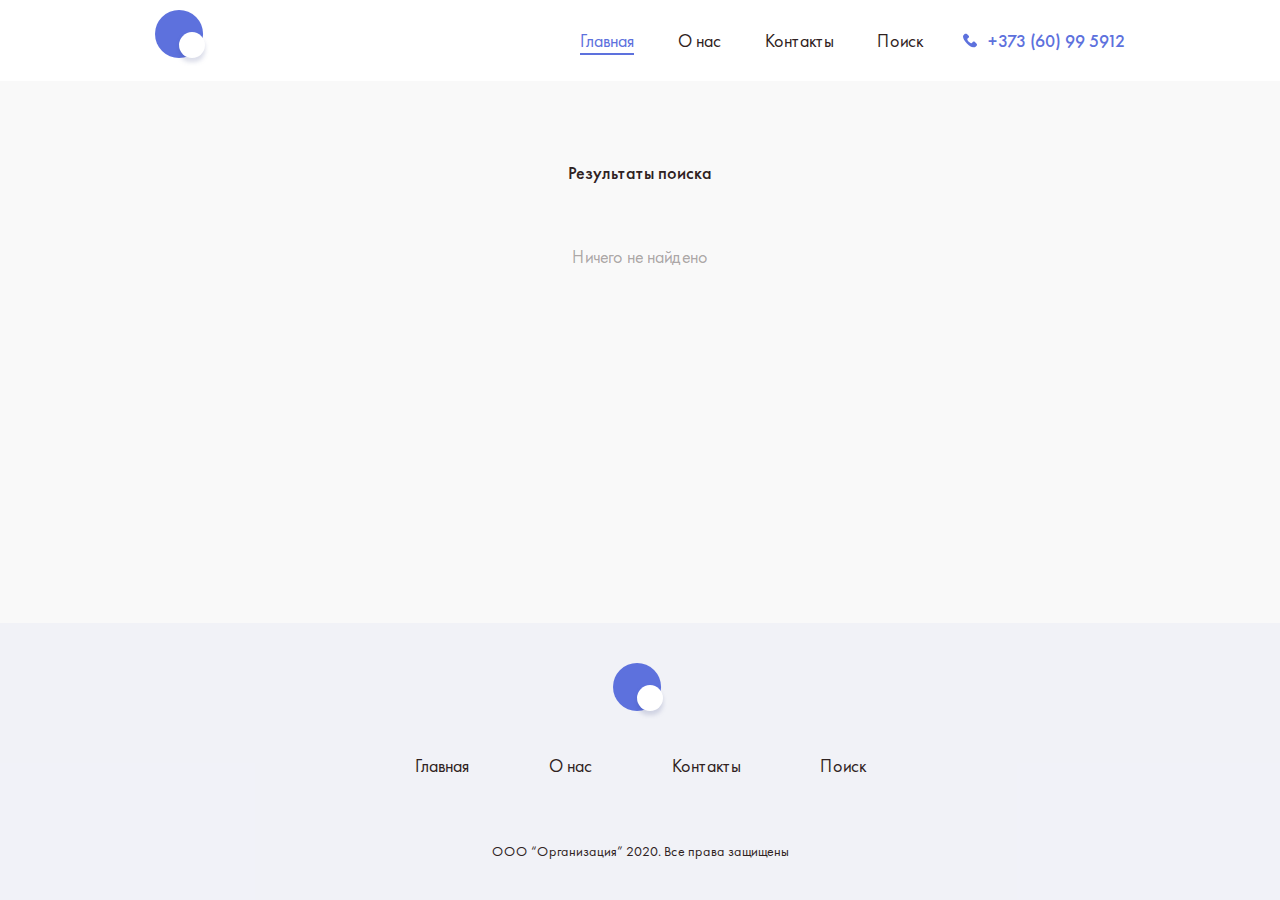
<file: search-not-found.html>
<!DOCTYPE html>
<html lang="en">

<head>
    <meta charset="UTF-8">
    <meta name="viewport" content="width=device-width, initial-scale=1.0">
    <link rel="stylesheet" href="css/style.min.css">
    <title>Search Results</title>
</head>

<body>
    <div class="footer_bottom">
        <header class="header" id="header">
    <div class="container">
        <div class="header_body">
            <div class="logo">
                <a href="#">
                    <img src="img/logo.svg" alt="Logo">
                </a>
            </div>

            <div class="burger_menu">
                <span></span>
                <span></span>
                <span></span>
            </div>

            <div class="nav__menu">
                <nav class="nav">
                    <ul class="nav__list">
                        <li class="nav__item">
                            <a class="nav__link nav__link--current">Главная</a>
                        </li>
                        <li class="nav__item">
                            <a href="#" class="nav__link">О нас</a>
                        </li>
                        <li class="nav__item">
                            <a href="#" class="nav__link">Контакты</a>
                        </li>
                        <li class="nav__item">
                            <a href="#" class="nav__link search-link">Поиск</a>
                        </li>
                    </ul>
                </nav>
                <a href="tel:+60995912" class="phone">+373 (60) 99 5912 </a>
            </div>
        </div>
        <div class="header-search">
            <button class="header-search__close">
                <svg width="10" height="10" viewBox="0 0 10 10" fill="none" xmlns="http://www.w3.org/2000/svg">
                    <g clip-path="url(#clip0)">
                    <path d="M0.141602 0.834488C-0.0458984 0.646988 -0.0458984 0.334925 0.141602 0.140869C0.335657 -0.0466309 0.641164 -0.0466309 0.83522 0.140869L4.99737 4.31001L9.16651 0.140869C9.35401 -0.0466309 9.66608 -0.0466309 9.85314 0.140869C10.0472 0.334925 10.0472 0.647425 9.85314 0.834488L5.69099 4.99708L9.85314 9.16622C10.0472 9.35372 10.0472 9.66578 9.85314 9.85984C9.66564 10.0473 9.35358 10.0473 9.16651 9.85984L4.99737 5.69069L0.83522 9.85984C0.641164 10.0473 0.335657 10.0473 0.141602 9.85984C-0.0458984 9.66578 -0.0458984 9.35328 0.141602 9.16622L4.30375 4.99708L0.141602 0.834488Z" fill="#2F2222"/>
                    </g>
                    <defs>
                    <clipPath id="clip0">
                    <rect width="10" height="10" fill="white"/>
                    </clipPath>
                    </defs>
                    </svg>
                    
            </button>
            <form action="#" class="header-search__form">
                <input type="search" class="header-search__input form-input" placeholder="Введите что-нибудь...">
                <button class="header-search__button form-btn " type="submit ">Найти
                    <svg width="20" height="20" viewBox="0 0 20 20" fill="none" xmlns="http://www.w3.org/2000/svg">
                        <path d="M19.8779 18.6996L14.0681 12.8897C15.17 11.5293 15.8334 9.79975 15.8334 7.9167C15.8334 3.55145 12.2819 0 7.91666 0C3.55141 0 0 3.55145 0 7.9167C0 12.2819 3.55145 15.8334 7.9167 15.8334C9.79975 15.8334 11.5293 15.17 12.8897 14.0681L18.6996 19.878C18.8623 20.0407 19.1261 20.0407 19.2889 19.878L19.878 19.2888C20.0407 19.1261 20.0407 18.8623 19.8779 18.6996ZM7.9167 14.1667C4.47024 14.1667 1.66668 11.3631 1.66668 7.9167C1.66668 4.47024 4.47024 1.66668 7.9167 1.66668C11.3631 1.66668 14.1667 4.47024 14.1667 7.9167C14.1667 11.3631 11.3631 14.1667 7.9167 14.1667Z" fill="white"/>
                    </svg>
                </button>
            </form>
        </div>
    </div>
</header>


        <main class="main">

            <section class="search-block">
                <div class="container search-block__container">
                    <h1 class="search-block__title blog-title">Результаты поиска</h1>
                    <span class="not-found__text">Ничего не найдено</span>
                </div>
            </section>
        </main>

        <footer class="footer" id="footer">
    <div class="container footer__container">
        <div class="logo footer__logo">
            <a href="#">
                <img src="img/logo.svg" alt="">
            </a>
        </div>

        <nav class="nav footer-nav">
            <ul class="nav__list">
                <li class="nav__item">
                    <a class="nav__link nav__link--current">Главная</a>
                </li>
                <li class="nav__item">
                    <a href="#" class="nav__link">О нас</a>
                </li>
                <li class="nav__item">
                    <a href="#" class="nav__link">Контакты</a>
                </li>
                <li class="nav__item">
                    <a href="#" class="nav__link">Поиск</a>
                </li>
            </ul>
        </nav>

        <small class="footer__copy">ООО “Организация” 2020. Все права защищены</small>
    </div>
</footer>


<script src="js/script.min.js"></script>

    </div>
</body>

</html>
</file>
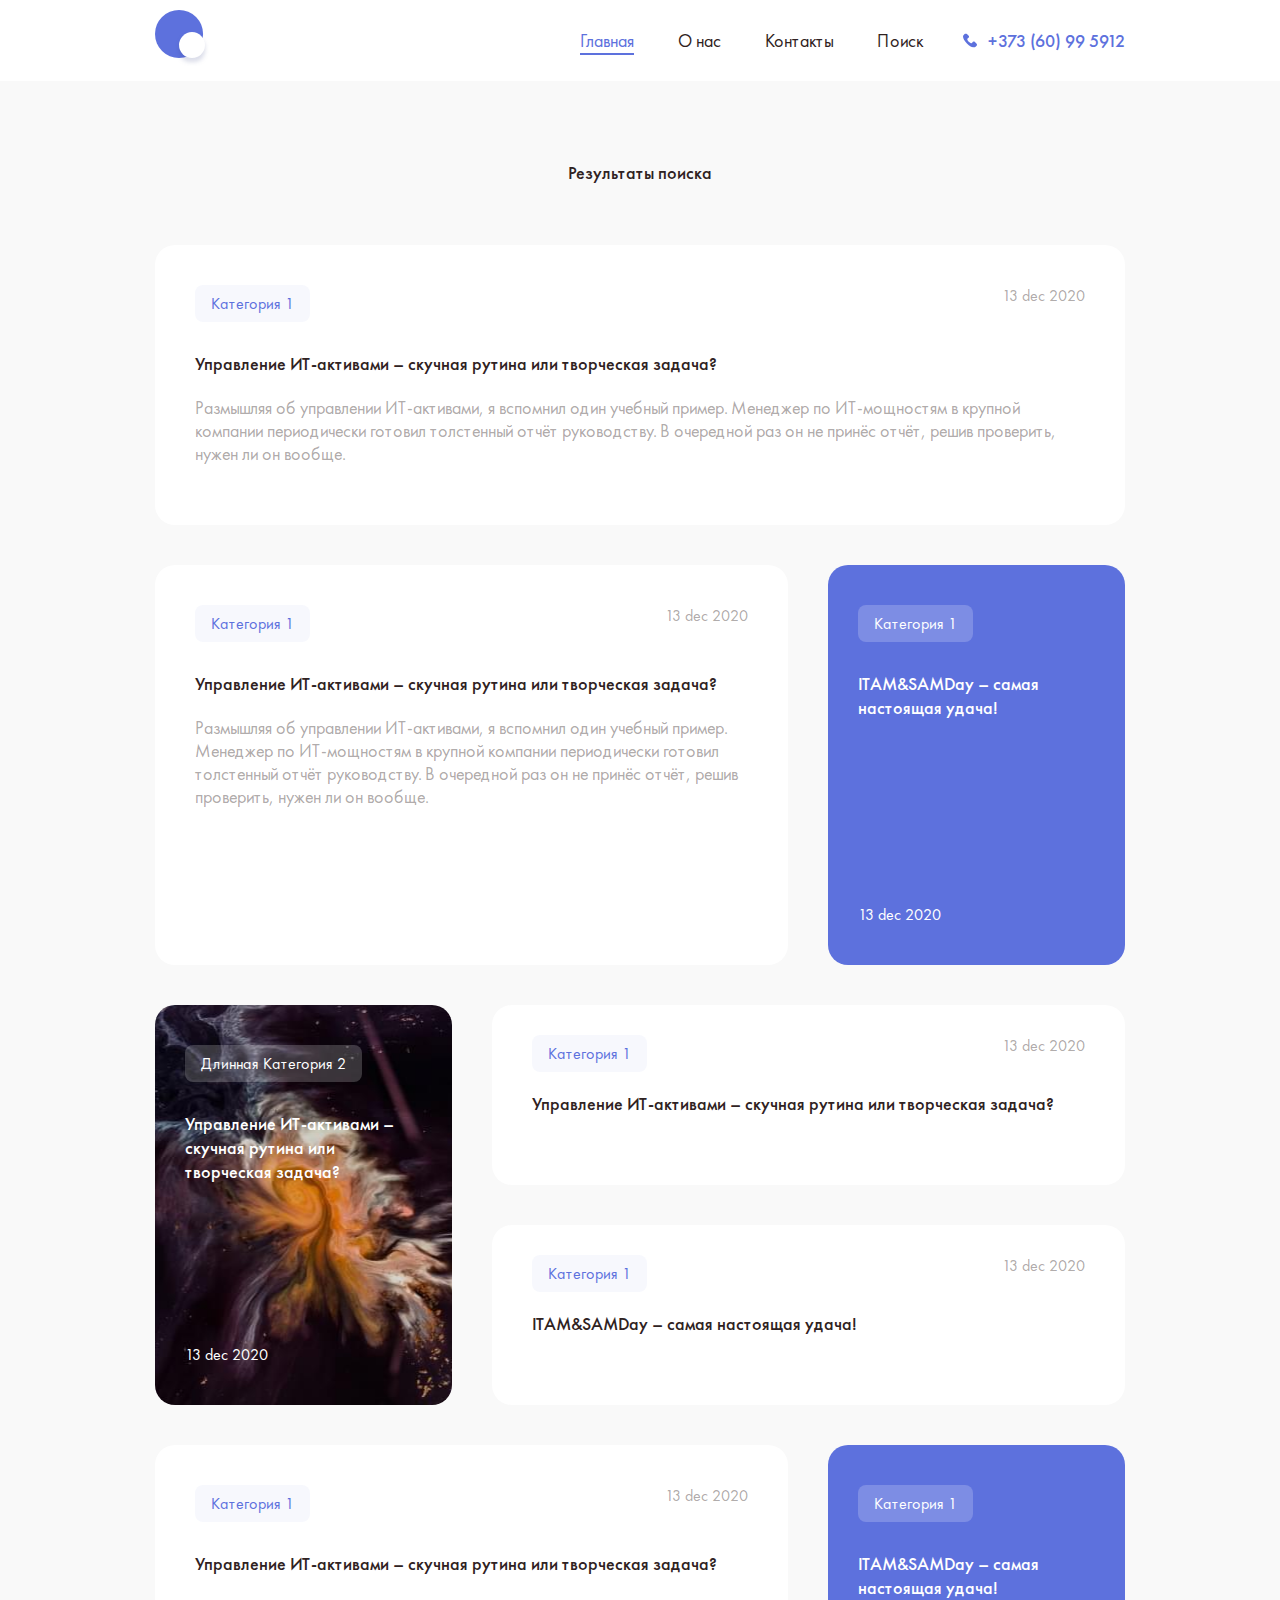
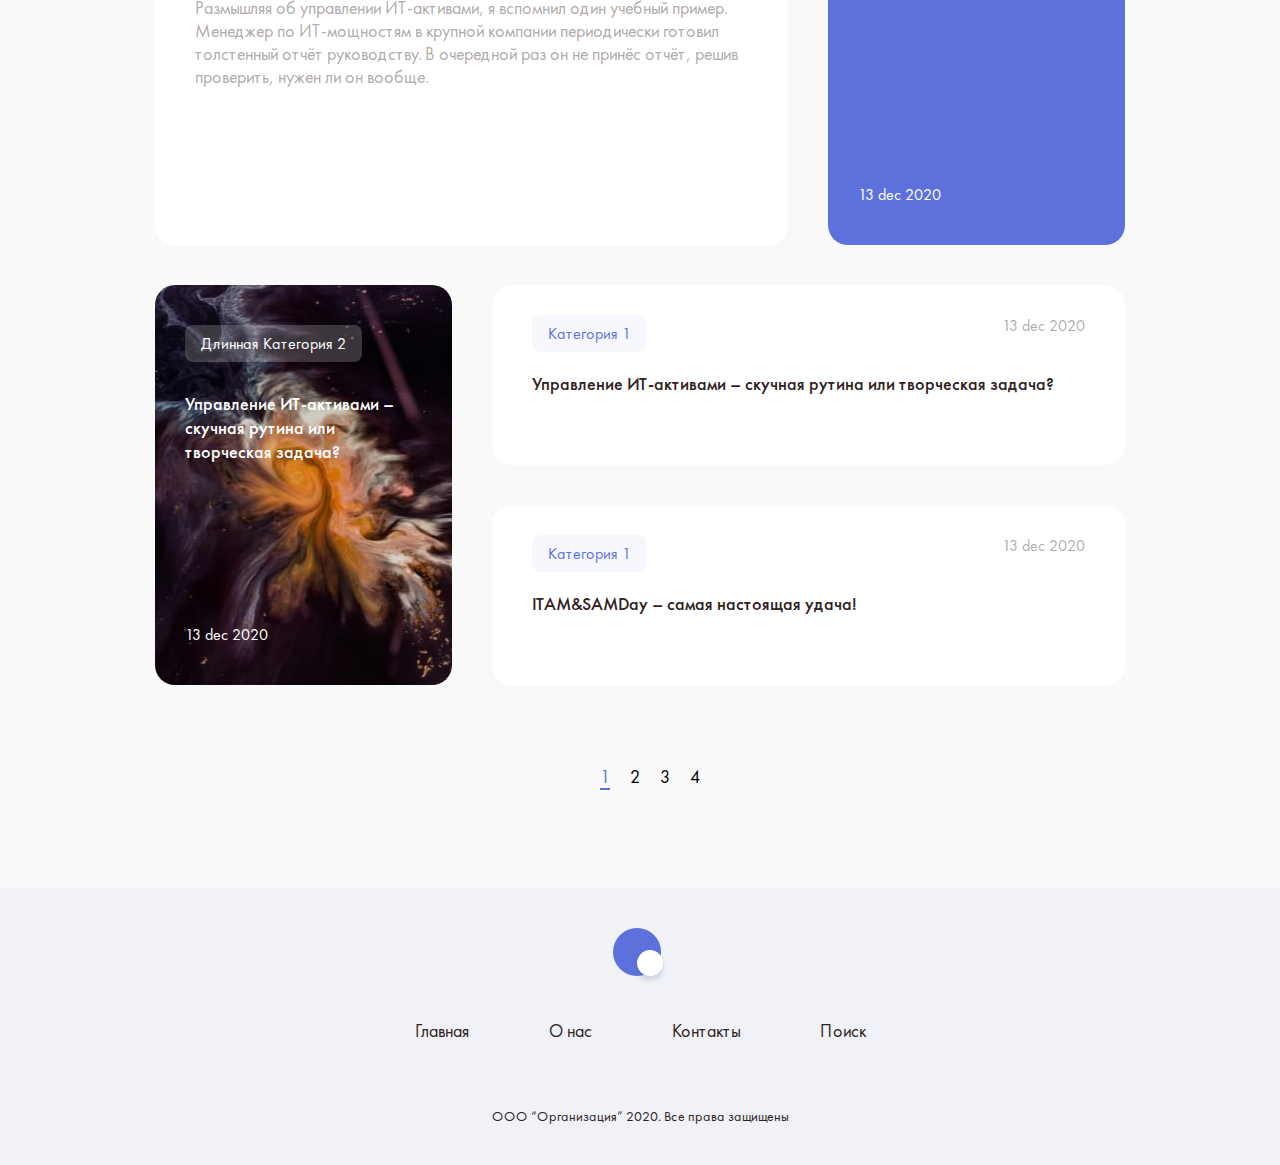
<file: search.html>
<!DOCTYPE html>
<html lang="en">

<head>
    <meta charset="UTF-8">
    <meta name="viewport" content="width=device-width, initial-scale=1.0">
    <link rel="stylesheet" href="css/style.min.css">
    <title>Search Results</title>
</head>

<body>
    <header class="header" id="header">
    <div class="container">
        <div class="header_body">
            <div class="logo">
                <a href="#">
                    <img src="img/logo.svg" alt="Logo">
                </a>
            </div>

            <div class="burger_menu">
                <span></span>
                <span></span>
                <span></span>
            </div>

            <div class="nav__menu">
                <nav class="nav">
                    <ul class="nav__list">
                        <li class="nav__item">
                            <a class="nav__link nav__link--current">Главная</a>
                        </li>
                        <li class="nav__item">
                            <a href="#" class="nav__link">О нас</a>
                        </li>
                        <li class="nav__item">
                            <a href="#" class="nav__link">Контакты</a>
                        </li>
                        <li class="nav__item">
                            <a href="#" class="nav__link search-link">Поиск</a>
                        </li>
                    </ul>
                </nav>
                <a href="tel:+60995912" class="phone">+373 (60) 99 5912 </a>
            </div>
        </div>
        <div class="header-search">
            <button class="header-search__close">
                <svg width="10" height="10" viewBox="0 0 10 10" fill="none" xmlns="http://www.w3.org/2000/svg">
                    <g clip-path="url(#clip0)">
                    <path d="M0.141602 0.834488C-0.0458984 0.646988 -0.0458984 0.334925 0.141602 0.140869C0.335657 -0.0466309 0.641164 -0.0466309 0.83522 0.140869L4.99737 4.31001L9.16651 0.140869C9.35401 -0.0466309 9.66608 -0.0466309 9.85314 0.140869C10.0472 0.334925 10.0472 0.647425 9.85314 0.834488L5.69099 4.99708L9.85314 9.16622C10.0472 9.35372 10.0472 9.66578 9.85314 9.85984C9.66564 10.0473 9.35358 10.0473 9.16651 9.85984L4.99737 5.69069L0.83522 9.85984C0.641164 10.0473 0.335657 10.0473 0.141602 9.85984C-0.0458984 9.66578 -0.0458984 9.35328 0.141602 9.16622L4.30375 4.99708L0.141602 0.834488Z" fill="#2F2222"/>
                    </g>
                    <defs>
                    <clipPath id="clip0">
                    <rect width="10" height="10" fill="white"/>
                    </clipPath>
                    </defs>
                    </svg>
                    
            </button>
            <form action="#" class="header-search__form">
                <input type="search" class="header-search__input form-input" placeholder="Введите что-нибудь...">
                <button class="header-search__button form-btn " type="submit ">Найти
                    <svg width="20" height="20" viewBox="0 0 20 20" fill="none" xmlns="http://www.w3.org/2000/svg">
                        <path d="M19.8779 18.6996L14.0681 12.8897C15.17 11.5293 15.8334 9.79975 15.8334 7.9167C15.8334 3.55145 12.2819 0 7.91666 0C3.55141 0 0 3.55145 0 7.9167C0 12.2819 3.55145 15.8334 7.9167 15.8334C9.79975 15.8334 11.5293 15.17 12.8897 14.0681L18.6996 19.878C18.8623 20.0407 19.1261 20.0407 19.2889 19.878L19.878 19.2888C20.0407 19.1261 20.0407 18.8623 19.8779 18.6996ZM7.9167 14.1667C4.47024 14.1667 1.66668 11.3631 1.66668 7.9167C1.66668 4.47024 4.47024 1.66668 7.9167 1.66668C11.3631 1.66668 14.1667 4.47024 14.1667 7.9167C14.1667 11.3631 11.3631 14.1667 7.9167 14.1667Z" fill="white"/>
                    </svg>
                </button>
            </form>
        </div>
    </div>
</header>


    <main class="main">

        <section class="search-block">
            <div class="container search-block__container">
                <h1 class="search-block__title blog-title">Результаты поиска</h1>

                <div class="articles">
                    <article class="blog-article blog-article--main">
                        <a href="#" class="blog-article__category">Категория 1</a>
                        <h3 class="blog-article__title blog-title">
                            <a href="#" class="blog-article__link">
                                Управление ИТ-активами – скучная рутина или творческая задача?
                            </a>
                        </h3>
                        <p class="blog-article__description">Размышляя об управлении ИТ-активами, я вспомнил один учебный пример. Менеджер по ИТ-мощностям в крупной компании периодически готовил толстенный отчёт руководству. В очередной раз он не принёс отчёт, решив проверить, нужен ли он
                            вообще. </p>
                        <time class="blog-article__date">13 dec 2020</time>
                    </article>

                    <ul class="article-grid">
                        <li class="article-grid__item">
                            <article class="blog-article">
                                <a href="#" class="blog-article__category">Категория 1</a>
                                <h3 class="blog-article__title blog-title">
                                    <a href="#" class="blog-article__link">
                                        Управление ИТ-активами – скучная рутина или творческая задача?
                                    </a>
                                </h3>
                                <p class="blog-article__description">Размышляя об управлении ИТ-активами, я вспомнил один учебный пример. Менеджер по ИТ-мощностям в крупной компании периодически готовил толстенный отчёт руководству. В очередной раз он не принёс отчёт, решив проверить, нужен
                                    ли он вообще. </p>
                                <time class="blog-article__date">13 dec 2020</time>
                            </article>
                        </li>

                        <li class="article-grid__item">
                            <article class="blog-article">
                                <a href="#" class="blog-article__category">Категория 1</a>
                                <h3 class="blog-article__title blog-title">
                                    <a href="#" class="blog-article__link">
                                        ITAM&SAMDay – самая настоящая удача!
                                    </a>
                                </h3>
                                <time class="blog-article__date">13 dec 2020</time>
                            </article>
                        </li>

                        <li class="article-grid__item">
                            <article class="blog-article" style="background: url(img/post-bg.jpg) 50% 50% / cover no-repeat;">
                                <a href="#" class="blog-article__category">Длинная Категория 2</a>
                                <h3 class="blog-article__title blog-title">
                                    <a href="#" class="blog-article__link">
                                        Управление ИТ-активами – скучная рутина или творческая задача?
                                    </a>
                                </h3>
                                <time class="blog-article__date">13 dec 2020</time>
                            </article>
                        </li>

                        <li class="article-grid__item">
                            <article class="blog-article">
                                <a href="#" class="blog-article__category">Категория 1</a>
                                <h3 class="blog-article__title blog-title">
                                    <a href="#" class="blog-article__link">
                                        Управление ИТ-активами – скучная рутина или творческая задача?
                                    </a>
                                </h3>
                                <time class="blog-article__date">13 dec 2020</time>
                            </article>
                        </li>

                        <li class="article-grid__item">
                            <article class="blog-article">
                                <a href="#" class="blog-article__category">Категория 1</a>
                                <h3 class="blog-article__title blog-title">
                                    <a href="#" class="blog-article__link">
                                        ITAM&SAMDay – самая настоящая удача!
                                    </a>
                                </h3>
                                <time class="blog-article__date">13 dec 2020</time>
                            </article>
                        </li>

                        <li class="article-grid__item">
                            <article class="blog-article">
                                <a href="#" class="blog-article__category">Категория 1</a>
                                <h3 class="blog-article__title blog-title">
                                    <a href="#" class="blog-article__link">
                                        Управление ИТ-активами – скучная рутина или творческая задача?
                                    </a>
                                </h3>
                                <p class="blog-article__description">Размышляя об управлении ИТ-активами, я вспомнил один учебный пример. Менеджер по ИТ-мощностям в крупной компании периодически готовил толстенный отчёт руководству. В очередной раз он не принёс отчёт, решив проверить, нужен
                                    ли он вообще. </p>
                                <time class="blog-article__date">13 dec 2020</time>
                            </article>
                        </li>

                        <li class="article-grid__item">
                            <article class="blog-article">
                                <a href="#" class="blog-article__category">Категория 1</a>
                                <h3 class="blog-article__title blog-title">
                                    <a href="#" class="blog-article__link">
                                        ITAM&SAMDay – самая настоящая удача!
                                    </a>
                                </h3>
                                <time class="blog-article__date">13 dec 2020</time>
                            </article>
                        </li>

                        <li class="article-grid__item">
                            <article class="blog-article" style="background: url(img/post-bg.jpg) 50% 50% / cover no-repeat;">
                                <a href="#" class="blog-article__category">Длинная Категория 2</a>
                                <h3 class="blog-article__title blog-title">
                                    <a href="#" class="blog-article__link">
                                        Управление ИТ-активами – скучная рутина или творческая задача?
                                    </a>
                                </h3>
                                <time class="blog-article__date">13 dec 2020</time>
                            </article>
                        </li>

                        <li class="article-grid__item">
                            <article class="blog-article">
                                <a href="#" class="blog-article__category">Категория 1</a>
                                <h3 class="blog-article__title blog-title">
                                    <a href="#" class="blog-article__link">
                                        Управление ИТ-активами – скучная рутина или творческая задача?
                                    </a>
                                </h3>
                                <time class="blog-article__date">13 dec 2020</time>
                            </article>
                        </li>

                        <li class="article-grid__item">
                            <article class="blog-article">
                                <a href="#" class="blog-article__category">Категория 1</a>
                                <h3 class="blog-article__title blog-title">
                                    <a href="#" class="blog-article__link">
                                        ITAM&SAMDay – самая настоящая удача!
                                    </a>
                                </h3>
                                <time class="blog-article__date">13 dec 2020</time>
                            </article>
                        </li>
                    </ul>

                    <ul class="pagination">
                        <li class="pagination__item"><a class="pagination__link pagination__link--current">1</a></li>
                        <li class="pagination__item"><a href="#" class="pagination__link">2</a></li>
                        <li class="pagination__item"><a href="#" class="pagination__link">3</a></li>
                        <li class="pagination__item"><a href="#" class="pagination__link">4</a></li>
                    </ul>
                </div>
            </div>
        </section>
    </main>

    <footer class="footer" id="footer">
    <div class="container footer__container">
        <div class="logo footer__logo">
            <a href="#">
                <img src="img/logo.svg" alt="">
            </a>
        </div>

        <nav class="nav footer-nav">
            <ul class="nav__list">
                <li class="nav__item">
                    <a class="nav__link nav__link--current">Главная</a>
                </li>
                <li class="nav__item">
                    <a href="#" class="nav__link">О нас</a>
                </li>
                <li class="nav__item">
                    <a href="#" class="nav__link">Контакты</a>
                </li>
                <li class="nav__item">
                    <a href="#" class="nav__link">Поиск</a>
                </li>
            </ul>
        </nav>

        <small class="footer__copy">ООО “Организация” 2020. Все права защищены</small>
    </div>
</footer>


<script src="js/script.min.js"></script>

</body>

</html>
</file>
<file: css/style.min.css>
@font-face{font-family:"Futura PT";font-display:swap;src:url(../fonts/FuturaPT-Book.woff) format("woff"),url(../fonts/FuturaPT-Book.woff2) format("woff2");font-weight:400;font-style:normal}@font-face{font-family:"Futura PT";font-display:swap;src:url(../fonts/FuturaPT-Medium.woff) format("woff"),url(../fonts/FuturaPT-Medium.woff2) format("woff2");font-weight:500;font-style:normal}*,::after,::before{margin:0;padding:0;-webkit-box-sizing:border-box;box-sizing:border-box}body{font-family:"Futura PT",sans-serif;overflow-x:hidden;overflow-anchor:none;font-weight:400;background-color:#f9f9f9}body.lock{overflow:hidden}.wrapper{width:100%;min-height:100%;overflow:hidden}img{max-width:100%}.container{max-width:1400px;margin:0 auto;width:100%}aside,footer,header,nav,section{display:block}li{list-style:none;margin:0;padding:0}h1,h2,h3,h4,h5,h6{margin:0}a{text-decoration:none;color:inherit}a:active,a:focus{outline:0}button{outline:0;border:none;padding:0;background-color:transparent;cursor:pointer}.visually-hidden{position:absolute!important;clip:rect(1px 1px 1px 1px);clip:rect(1px,1px,1px,1px);padding:0!important;border:0!important;height:1px!important;width:1px!important;overflow:hidden}.header{padding:10px 0;background-color:#fff;position:relative}.header .header_body{display:-webkit-box;display:-ms-flexbox;display:flex;-webkit-box-pack:justify;-ms-flex-pack:justify;justify-content:space-between;-webkit-box-align:center;-ms-flex-align:center;align-items:center}.header .header_body .burger_menu{display:none}.header .header_body .nav__menu{display:-webkit-box;display:-ms-flexbox;display:flex;-webkit-box-align:center;-ms-flex-align:center;align-items:center}.header .header_body .nav__menu .nav__list .nav__item{margin-right:40px;display:inline-block}.header .header_body .nav__menu .nav__list .nav__item .nav__link{font-weight:400;font-size:18px;color:#2f2222;-webkit-transition:.4s;-o-transition:.4s;transition:.4s}.header .header_body .nav__menu .nav__list .nav__item .nav__link:hover{color:#5d71dd}.header .header_body .nav__menu .nav__list .nav__item .nav__link--current{color:#5d71dd;position:relative}.header .header_body .nav__menu .nav__list .nav__item .nav__link--current::after{content:"";position:absolute;display:block;width:100%;height:2px;background-color:currentColor;bottom:-3px}.header .header-search{position:absolute;top:calc(100% + 80px);max-width:1040px;left:50%;-webkit-transform:translateX(-50%);-ms-transform:translateX(-50%);transform:translateX(-50%);background-color:#fff;border-radius:20px;width:100%;padding:25px 40px;display:none}.header .header-search__close{position:absolute;width:20px;height:20px;top:-20px;right:-20px}.header .header-search__close svg{width:100%;height:100%}.header .header-search__form{display:-webkit-box;display:-ms-flexbox;display:flex;-webkit-box-align:center;-ms-flex-align:center;align-items:center}.header .header-search__form .header-search__input{margin-right:20px;margin-bottom:0}.header .header-search__form .header-search__button{width:195px}.footer{background:rgba(93,113,221,.05);padding:40px 0}.footer__container{display:-webkit-box;display:-ms-flexbox;display:flex;-webkit-box-orient:vertical;-webkit-box-direction:normal;-ms-flex-direction:column;flex-direction:column;-webkit-box-align:center;-ms-flex-align:center;align-items:center}.footer__container .footer__logo{display:inline-block;margin-bottom:30px}.footer__container .nav .nav__list{display:-webkit-box;display:-ms-flexbox;display:flex;-webkit-box-align:center;-ms-flex-align:center;align-items:center;margin-bottom:65px}.footer__container .nav .nav__list .nav__item:not(:last-child){margin-right:80px}.footer__container .nav .nav__list .nav__item .nav__link{font-size:18px;line-height:23px;color:#2f2222;-webkit-transition:.4s;-o-transition:.4s;transition:.4s}.footer__container .nav .nav__list .nav__item .nav__link:hover{color:#5d71dd}.footer__container .footer__copy{font-size:14px;line-height:18px;color:#2f2222}.post-banner{padding:40px 0}.post-banner_container{border-radius:20px;height:300px;overflow:hidden;max-width:1400px}.post-content{margin-bottom:100px}.post-content__container{display:grid;grid-template-columns:repeat(4,1fr);grid-gap:40px}.post-content__container .post-wrapper{grid-column:3 span}.post-content__container .post-wrapper .post{max-width:800px}.post-content__container .post-wrapper .post-meta{display:-webkit-box;display:-ms-flexbox;display:flex;-webkit-box-align:center;-ms-flex-align:center;align-items:center;margin-bottom:40px}.post-content__container .post-wrapper .post-meta .post-category{background:rgba(93,113,221,.05);border-radius:8px;font-size:16px;display:inline-block;padding:8px 16px;color:#5d71dd}.post-content__container .post-wrapper .post-meta .post-date{margin-left:40px;font-size:16px;color:rgba(47,34,34,.4)}.post-content__container .post-wrapper .post-title{font-weight:500;font-size:30px;line-height:38px;color:#000;margin-bottom:40px}.post-content__container .post-wrapper .post p{font-size:18px;line-height:23px;color:#000;margin-bottom:20px}.post-content__container .post-wrapper .post img{border-radius:20px;margin-bottom:40px;display:inline-block;-o-object-fit:cover;object-fit:cover;margin-top:20px}.post-content__container .post-wrapper .post-links{display:-webkit-box;display:-ms-flexbox;display:flex;-webkit-box-align:center;-ms-flex-align:center;align-items:center;-webkit-box-pack:justify;-ms-flex-pack:justify;justify-content:space-between;max-width:800px;padding-top:35px}.post-content__container .post-wrapper .post-links__link{background:rgba(93,113,221,.05);padding:10px 16px;border-radius:8px;font-size:18px;line-height:23px;display:-webkit-inline-box;display:-ms-inline-flexbox;display:inline-flex;-webkit-box-align:center;-ms-flex-align:center;align-items:center;color:#5d71dd;-webkit-transition:.3s;-o-transition:.3s;transition:.3s}.post-content__container .post-wrapper .post-links__link:hover{-webkit-transform:scale(1.05);-ms-transform:scale(1.05);transform:scale(1.05)}.post-content__container .post-wrapper .post-links__link svg{-webkit-transform:translateY(2px);-ms-transform:translateY(2px);transform:translateY(2px)}.post-content__container .post-wrapper .post-links__link--prev svg{margin-right:10px}.post-content__container .post-wrapper .post-links__link--next span{margin-right:10px}.category-banner{height:180px;background:rgba(93,113,221,.05);display:-webkit-box;display:-ms-flexbox;display:flex;-webkit-box-align:center;-ms-flex-align:center;align-items:center;-webkit-box-pack:center;-ms-flex-pack:center;justify-content:center}.category-banner__title{font-weight:500;font-size:30px;color:#5d71dd}.contacts{padding:140px 0}.contacts__container{display:-webkit-box;display:-ms-flexbox;display:flex}.contacts__container .contacts__left{padding-left:120px;padding-top:40px;width:calc(50% - 20px)}.contacts__container .contacts__left .contacts__title{font-size:30px;line-height:38px;margin-bottom:40px}.contacts__container .contacts__left .phone{font-weight:400}.contacts__container .contacts__left .address{font-weight:400;font-size:18px;color:#5d71dd;margin-top:20px;background-image:url(../img/pin.svg);background-position:left center;background-repeat:no-repeat;padding-left:25px;margin-bottom:40px;font-style:normal}.contacts__container .contacts__left .social{display:-webkit-box;display:-ms-flexbox;display:flex;-webkit-box-align:center;-ms-flex-align:center;align-items:center}.contacts__container .contacts__left .social__item:not(:last-child){margin-right:20px}.contacts__container .contacts__left .social__item:not(:last-child) .social__link{display:block;width:40px;height:40px;-webkit-transition:.3s;-o-transition:.3s;transition:.3s}.contacts__container .contacts__left .social__item:not(:last-child) .social__link:hover{-webkit-transform:scale(1.1);-ms-transform:scale(1.1);transform:scale(1.1)}.contacts__container .contacts__left .social__item:last-child .social__link{display:block;width:40px;height:40px;-webkit-transition:.3s;-o-transition:.3s;transition:.3s}.contacts__container .contacts__left .social__item:last-child .social__link:hover{-webkit-transform:scale(1.1);-ms-transform:scale(1.1);transform:scale(1.1)}.contacts__container .contacts__right{padding-right:120px;width:calc(50% - 20px)}.contacts__container .contacts__right .contacts__title{margin-bottom:40px;font-size:30px}.contacts__container .contacts__right .contacts-form-wrapper{padding:40px 60px;border-radius:20px;background-color:#fff;-webkit-box-shadow:4px 8px 40px rgba(8,24,111,.2);box-shadow:4px 8px 40px rgba(8,24,111,.2)}.contacts__container .contacts__right .contacts-form-wrapper .callback-form .callback-form__textarea{min-height:80px;max-height:200px;max-width:100%;min-width:100%}.not-found{padding:125px 0}.not-found .not-found__container{display:-webkit-box;display:-ms-flexbox;display:flex;-webkit-box-align:center;-ms-flex-align:center;align-items:center;-webkit-box-pack:center;-ms-flex-pack:center;justify-content:center;-webkit-box-orient:vertical;-webkit-box-direction:normal;-ms-flex-direction:column;flex-direction:column}.not-found .not-found__container img{margin-bottom:40px}.not-found .not-found__container .not-found__title{margin-bottom:40px}.not-found .not-found__container .not-found__back{background:rgba(93,113,221,.05);padding:10px 16px;border-radius:8px;font-size:18px;line-height:23px;display:-webkit-inline-box;display:-ms-inline-flexbox;display:inline-flex;-webkit-box-align:center;-ms-flex-align:center;align-items:center;color:#5d71dd;-webkit-transition:.3s;-o-transition:.3s;transition:.3s}.not-found .not-found__container .not-found__back:hover{-webkit-transform:scale(1.05);-ms-transform:scale(1.05);transform:scale(1.05)}.not-found .not-found__container .not-found__back span{margin-left:10px}.not-found .not-found__container .not-found__back svg{-webkit-transform:translateY(2px);-ms-transform:translateY(2px);transform:translateY(2px)}.search-block{padding:80px 0 100px 0}.search-block__container{max-width:1070px}.search-block__title{margin-bottom:60px;font-size:30px;line-height:38px;text-align:center}.search-block .not-found__text{display:block;font-weight:400;font-size:18px;line-height:23px;text-align:center;color:rgba(47,34,34,.4)}.footer_bottom{min-height:100vh;display:grid;grid-template-rows:auto 1fr auto;grid-template-columns:100%}.phone{font-size:18px;font-weight:500;color:#5d71dd;background-image:url(../img/phone.svg);background-position:left center;background-repeat:no-repeat;padding-left:25px}.sidebar .popular-articles{margin-bottom:40px}.sidebar .popular-articles__title{margin-bottom:21px}.sidebar .popular-articles__list .popular-articles__item .blog-article.popular-article_post{background-color:transparent!important;padding:0;border-bottom:1px solid #e5e4e4;border-radius:0;padding:10px 0;position:relative}.sidebar .popular-articles__list .popular-articles__item .blog-article.popular-article_post:hover{-webkit-box-shadow:none;box-shadow:none}.sidebar .popular-articles__list .popular-articles__item .blog-article.popular-article_post:hover .blog-article__title{color:#5d71dd}.sidebar .popular-articles__list .popular-articles__item .blog-article__title{font-weight:400;font-size:18px;line-height:23px;color:#2f2222;margin-bottom:10px;-webkit-transition:.3s;-o-transition:.3s;transition:.3s}.sidebar .popular-articles__list .popular-articles__item .blog-article__title::after{content:'';position:absolute;display:block;top:0;left:0;right:0;bottom:0}.sidebar .popular-articles__list .popular-articles__item .blog-article__date{position:initial;font-size:18px;line-height:23px}.sidebar .popular-articles__list .popular-articles__item:last-child .popular-article_post{border:none}.sidebar .subscribe{padding:40px 30px;background-color:#fff;border-radius:20px;text-align:center}.sidebar .subscribe__title{margin-bottom:30px}.articles{grid-column:3 span}.articles .article-grid{display:grid;margin-bottom:80px;grid-template-columns:repeat(3,1fr);gap:40px;grid-template-rows:repeat(8,180px)}.articles .article-grid__item:nth-child(5n+1){grid-column:2 span;grid-row:2 span}.articles .article-grid__item:nth-child(5n+2){grid-row:2 span}.articles .article-grid__item:nth-child(5n+2) .blog-article{background-color:#5d71dd;padding-left:30px;padding-right:30px}.articles .article-grid__item:nth-child(5n+2) .blog-article .blog-article__category{background-color:#7d8de4;color:#fff;-webkit-transition:.3s;-o-transition:.3s;transition:.3s}.articles .article-grid__item:nth-child(5n+2) .blog-article .blog-article__title{color:#fff;-webkit-transition:.3s;-o-transition:.3s;transition:.3s}.articles .article-grid__item:nth-child(5n+2) .blog-article .blog-article__description{display:none}.articles .article-grid__item:nth-child(5n+2) .blog-article .blog-article__date{top:auto;right:auto;bottom:40px;left:30px;color:#fff;-webkit-transition:.3s;-o-transition:.3s;transition:.3s}.articles .article-grid__item:nth-child(5n+2) .blog-article:hover .blog-article__category{background:rgba(93,113,221,.05);color:#5d71dd}.articles .article-grid__item:nth-child(5n+2) .blog-article:hover .blog-article__title{color:#2f2222}.articles .article-grid__item:nth-child(5n+2) .blog-article:hover .blog-article__date{color:rgba(47,34,34,.4)}.articles .article-grid__item:nth-child(5n+3){grid-row:2 span}.articles .article-grid__item:nth-child(5n+3) .blog-article{padding-left:30px;padding-right:30px}.articles .article-grid__item:nth-child(5n+3) .blog-article .blog-article__category{background:rgba(255,255,255,.2);color:#fff}.articles .article-grid__item:nth-child(5n+3) .blog-article .blog-article__title{color:#fff}.articles .article-grid__item:nth-child(5n+3) .blog-article .blog-article__description{display:none}.articles .article-grid__item:nth-child(5n+3) .blog-article .blog-article__date{top:auto;right:auto;bottom:40px;left:30px;color:#fff}.articles .article-grid__item:nth-child(5n+4){grid-column:2 span}.articles .article-grid__item:nth-child(5n+4) .blog-article{padding-top:30px;padding-bottom:30px}.articles .article-grid__item:nth-child(5n+4) .blog-article .blog-article__category{margin-bottom:20px}.articles .article-grid__item:nth-child(5n+4) .blog-article .blog-article__description{display:none}.articles .article-grid__item:nth-child(5n+4) .blog-article .blog-article__date{top:30px}.articles .article-grid__item:nth-child(5n+5){grid-column:2 span}.articles .article-grid__item:nth-child(5n+5) .blog-article{padding-top:30px;padding-bottom:30px}.articles .article-grid__item:nth-child(5n+5) .blog-article .blog-article__category{margin-bottom:20px}.articles .article-grid__item:nth-child(5n+5) .blog-article .blog-article__description{display:none}.articles .article-grid__item:nth-child(5n+5) .blog-article .blog-article__date{top:30px}.articles .pagination{display:-webkit-box;display:-ms-flexbox;display:flex;-webkit-box-pack:center;-ms-flex-pack:center;justify-content:center;-webkit-box-align:center;-ms-flex-align:center;align-items:center}.articles .pagination__item{margin-left:20px}.articles .pagination__item .pagination__link{font-size:18px;color:#000;-webkit-transition:.3s;-o-transition:.3s;transition:.3s;background-color:transparent}.articles .pagination__item .pagination__link--current{color:#5d71dd;position:relative}.articles .pagination__item .pagination__link--current::after{content:'';position:absolute;display:block;width:100%;right:0;height:2px;background-color:currentColor}.articles .pagination__item .pagination__link:hover{color:#5d71dd}.blog-article{width:100%;background-color:#fff;border-radius:20px;height:100%;padding:40px;position:relative}.blog-article--main{height:280px;margin-bottom:40px}.blog-article__category{position:relative;z-index:5;background:rgba(93,113,221,.05);border-radius:8px;font-size:16px;line-height:21px;display:inline-block;padding:8px 16px;color:#5d71dd;margin-bottom:30px}.blog-article__title{margin-bottom:20px}.blog-article__link::before{content:'';position:absolute;left:0;right:0;top:0;bottom:0}.blog-article__description{font-weight:400;font-size:18px;line-height:23px;color:rgba(47,34,34,.4)}.blog-article__date{position:absolute;top:40px;right:40px;font-size:16px;color:rgba(47,34,34,.4)}.blog-title{font-weight:500;font-size:24px;line-height:31px;color:#2f2222}.blog-article{-webkit-transition:background .3s ease-in-out,-webkit-box-shadow .3s ease-in-out;transition:background .3s ease-in-out,-webkit-box-shadow .3s ease-in-out;-o-transition:background .3s ease-in-out,box-shadow .3s ease-in-out;transition:background .3s ease-in-out,box-shadow .3s ease-in-out;transition:background .3s ease-in-out,box-shadow .3s ease-in-out,-webkit-box-shadow .3s ease-in-out}.blog-article:hover{background-color:#fff!important;-webkit-box-shadow:4px 8px 40px rgba(8,24,111,.2);box-shadow:4px 8px 40px rgba(8,24,111,.2)}.form-input{background:#f5f5f5;border-radius:20px;border:none;outline:0;padding:12px 30px;font-family:Futura PT;width:100%;font-size:18px;margin-bottom:20px;-webkit-transition:.3s;-o-transition:.3s;transition:.3s;border:1px solid transparent}.form-input:focus{border:1px solid #5d71dd}.form-btn{background:#5d71dd;padding:.8rem 0;color:#fff;border-radius:20px;width:100%;display:-webkit-box;display:-ms-flexbox;display:flex;-webkit-box-align:center;-ms-flex-align:center;align-items:center;-webkit-box-pack:center;-ms-flex-pack:center;justify-content:center;-webkit-transition:.4s;-o-transition:.4s;transition:.4s;font-size:16px}.form-btn:hover{background-color:#485fd9}.form-btn svg{margin-left:10px}.banner{height:300px;background:url(../img/banner.jpg) 50% 50%/cover no-repeat;width:100%}.content{padding-top:40px;margin-bottom:100px}.content__container{display:grid;grid-template-columns:repeat(4,1fr);grid-gap:40px}@media (max-width:1412px){.container{max-width:970px}.blog-title{font-size:18px;line-height:24px}.sidebar .subscribe{padding:25px 15px}.contacts{padding:70px 0}.contacts__container{-webkit-box-pack:justify;-ms-flex-pack:justify;justify-content:space-between}.contacts__container .contacts__left{padding-left:0}.contacts__container .contacts__right{padding-right:0}.post-banner{padding:40px 0}.post-banner_container{border-radius:20px;height:300px;overflow:hidden;max-width:1400px}.post-content__container{display:block}.post-content__container .post-wrapper .post-links{margin-bottom:40px}}@media (max-width:992.98px){.container{max-width:750px}.content__container{display:block}.articles{margin-bottom:50px}.sidebar .popular-articles__list{display:-webkit-box;display:-ms-flexbox;display:flex;-webkit-box-pack:justify;-ms-flex-pack:justify;justify-content:space-between}.sidebar .popular-articles__list .popular-articles__item{-webkit-box-flex:1;-ms-flex-positive:1;flex-grow:1;max-width:30%}.sidebar .popular-articles__list .popular-articles__item .blog-article.popular-article_post{border-bottom:1px solid transparent}.sidebar .subscribe{padding:40px 10%}.sidebar .subscribe .sub-form{display:-webkit-box;display:-ms-flexbox;display:flex;-webkit-box-align:center;-ms-flex-align:center;align-items:center}.sidebar .subscribe .sub-form .sub-form__input{margin-bottom:0;margin-right:20px}.sidebar .subscribe .sub-form .sub-form__button{width:244px;font-size:14px}.contacts__container .contacts__right .contacts-form-wrapper{padding:40px 25px}}@media (max-width:767.98px){body.lock{width:100%;position:fixed;overflow:hidden}.container{max-width:none;padding:0 15px}.header .header_body .nav__menu{display:block;position:fixed;width:80%;height:100%;top:0;right:-80%;opacity:1;z-index:6;background:#fff;padding:100px 0 0 50px;-webkit-transition:all .3s ease 0s;-o-transition:all .3s ease 0s;transition:all .3s ease 0s}.header .header_body .nav__menu.active{right:0;opacity:1}.header .header_body .nav__menu .nav__list .nav__item{display:block;width:120px;margin:0 0 40px 0}.header .header_body .nav__menu .nav__list .nav__item .nav__link{font-size:20px}.header .header_body .burger_menu{display:block;position:absolute;top:27px;right:15px;width:30px;height:19px;cursor:pointer;z-index:7}.header .header_body .burger_menu span{top:8px;left:0;position:absolute;width:100%;height:3px;background-color:#2f2222;-webkit-transition:all .3s ease 0s;-o-transition:all .3s ease 0s;transition:all .3s ease 0s;border-radius:20px}.header .header_body .burger_menu span:first-child{top:0}.header .header_body .burger_menu span:last-child{bottom:0;top:auto}.header .header_body .burger_menu.active span{-webkit-transform:translateX(-20px);-ms-transform:translateX(-20px);transform:translateX(-20px);background-color:transparent}.header .header_body .burger_menu.active span:first-child{-webkit-transform:rotate(-45deg);-ms-transform:rotate(-45deg);transform:rotate(-45deg);top:8px;background-color:#2f2222}.header .header_body .burger_menu.active span:last-child{-webkit-transform:rotate(45deg);-ms-transform:rotate(45deg);transform:rotate(45deg);bottom:8px;background-color:#2f2222}.articles .blog-article--main{height:auto}.articles .article-grid{display:block}.articles .article-grid__item:not(:last-child){margin-bottom:40px}.sidebar .subscribe{padding:40px 5%}.sidebar .popular-articles__list{display:block}.sidebar .popular-articles__list .popular-articles__item{max-width:none;margin-bottom:40px}.contacts__container{display:block}.contacts__container .contacts__left{width:100%;margin-bottom:50px}.contacts__container .contacts__right{width:100%}.contacts__container .contacts__right .contacts-form-wrapper{padding:40px 50px}}@media (max-width:479.98px){.sidebar .subscribe{padding:40px 10%}.sidebar .subscribe .sub-form{display:block;-webkit-box-align:center;-ms-flex-align:center;align-items:center}.sidebar .subscribe .sub-form .sub-form__input{margin-bottom:20px;margin-right:0}.sidebar .subscribe .sub-form .sub-form__button{width:100%;font-size:16px}.footer__container{display:-webkit-box;display:-ms-flexbox;display:flex;-webkit-box-orient:vertical;-webkit-box-direction:normal;-ms-flex-direction:column;flex-direction:column;-webkit-box-align:center;-ms-flex-align:center;align-items:center}.footer__container .nav .nav__list{-webkit-box-orient:vertical;-webkit-box-direction:normal;-ms-flex-direction:column;flex-direction:column;margin-bottom:40px}.footer__container .nav .nav__list .nav__item{margin-bottom:15px}.footer__container .nav .nav__list .nav__item:not(:last-child){margin-right:0}.footer__container .nav .nav__list .nav__item .nav__link{font-size:24px}.footer__container .footer__copy{font-size:14px;line-height:18px;color:#2f2222}.contacts__container{display:block}.contacts__container .contacts__right{width:100%}.contacts__container .contacts__right .contacts-form-wrapper{padding:40px 5%}.post-content__container .post-wrapper .post-links{display:inline-block;margin:0 auto}.post-content__container .post-wrapper .post-links__link{background:rgba(93,113,221,.05);font-size:18px;margin-bottom:20px}}
</file>
